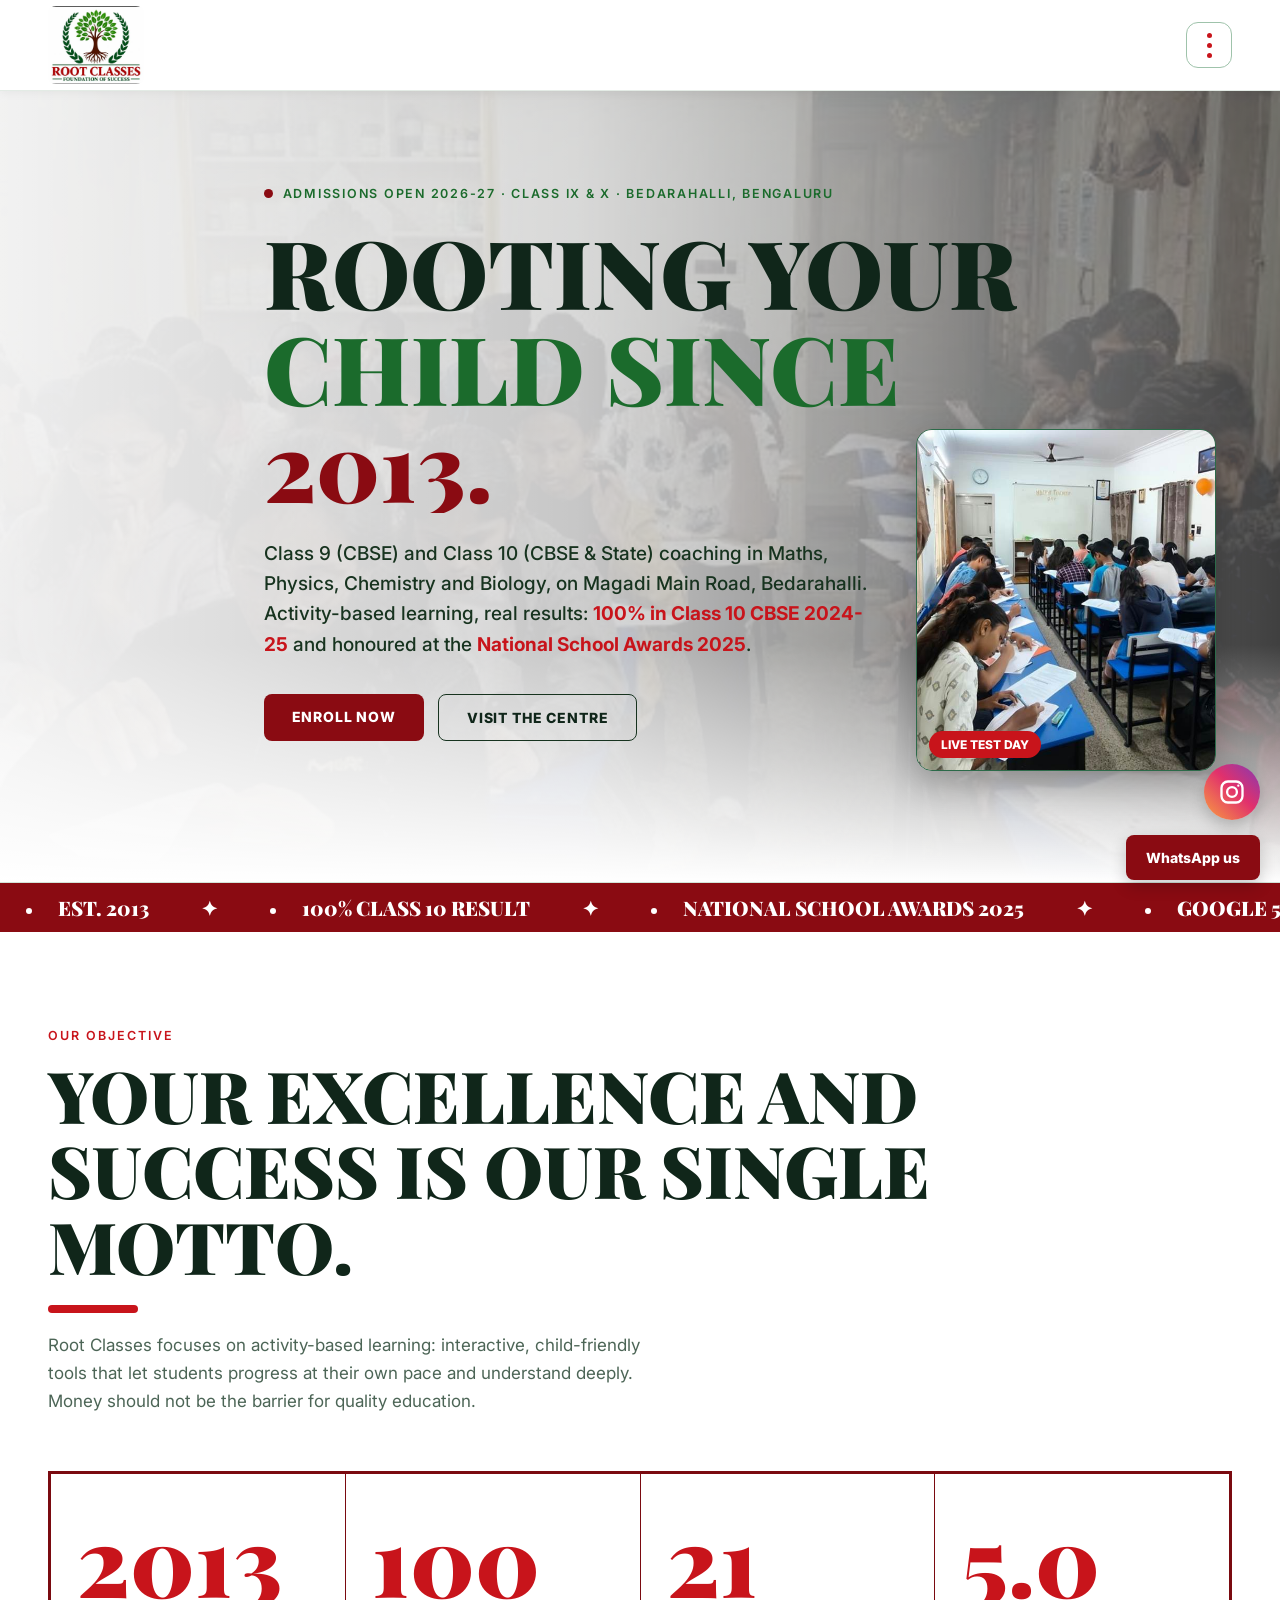
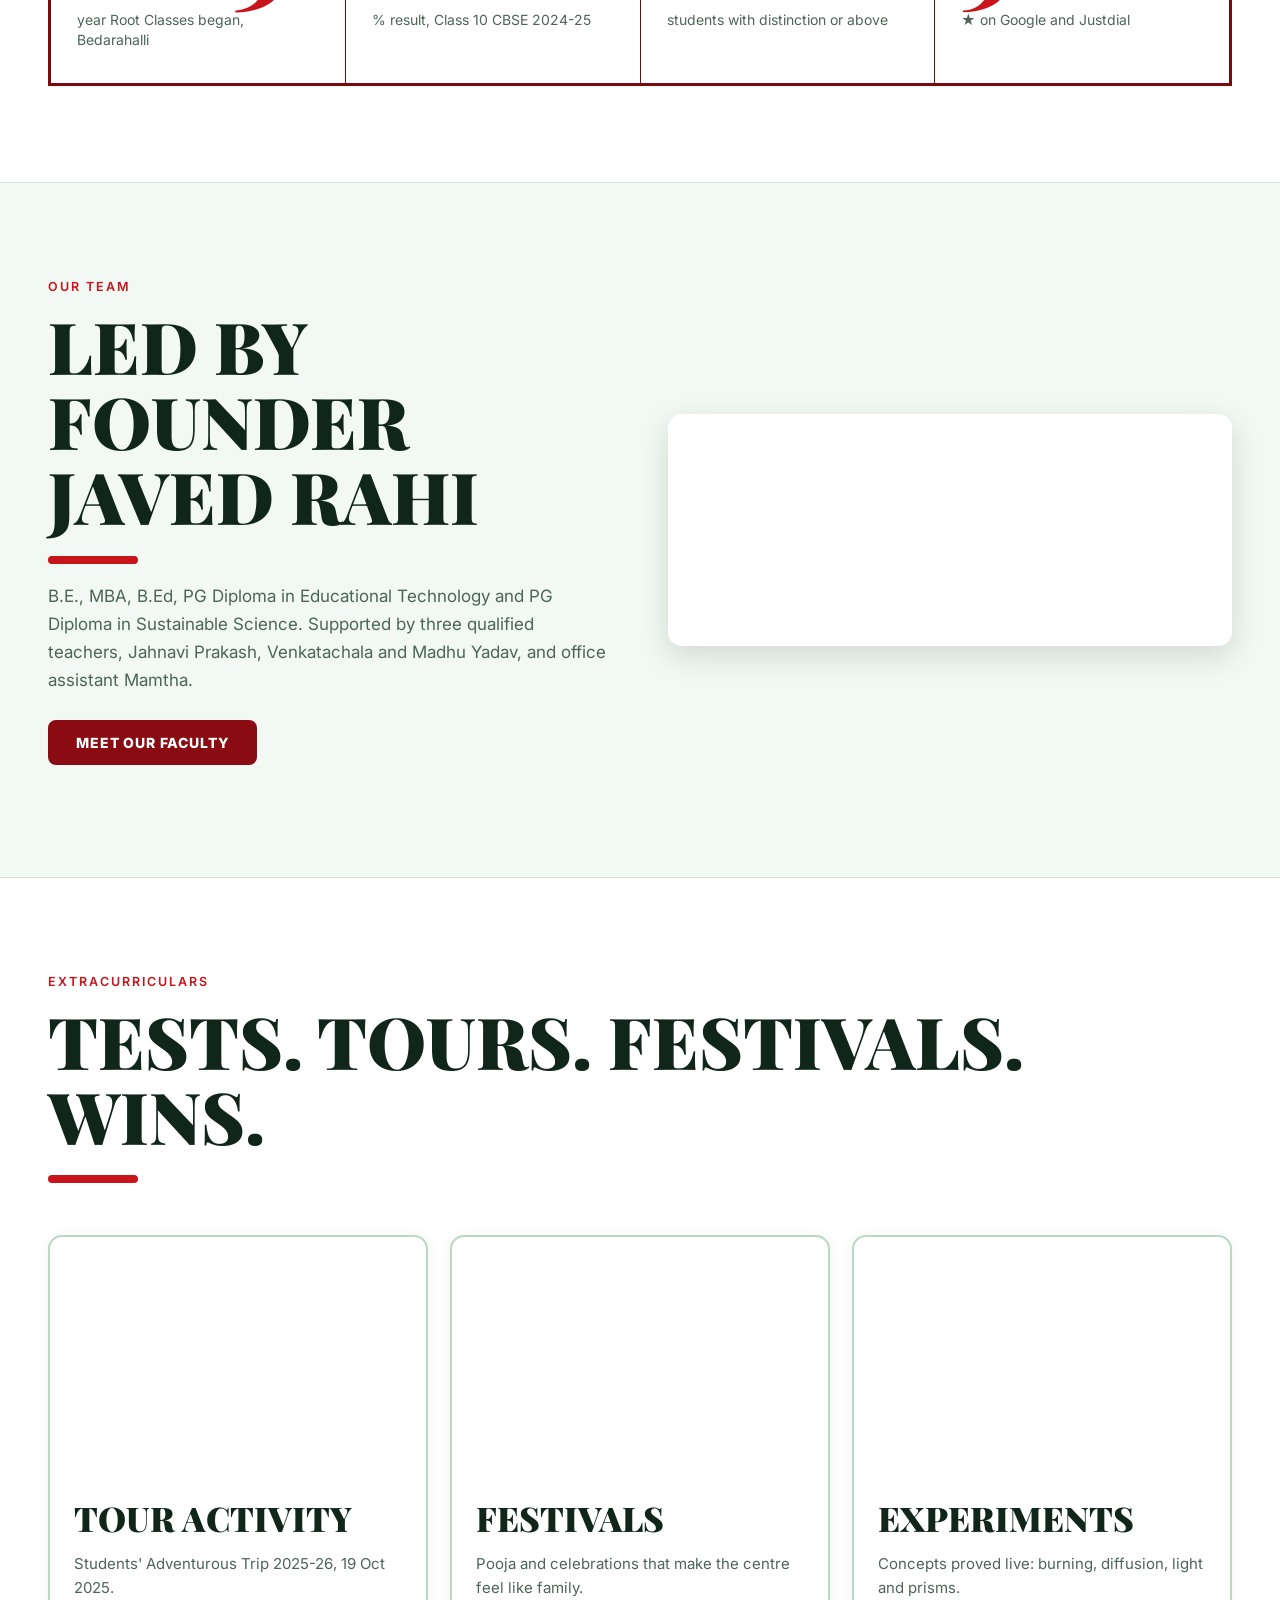
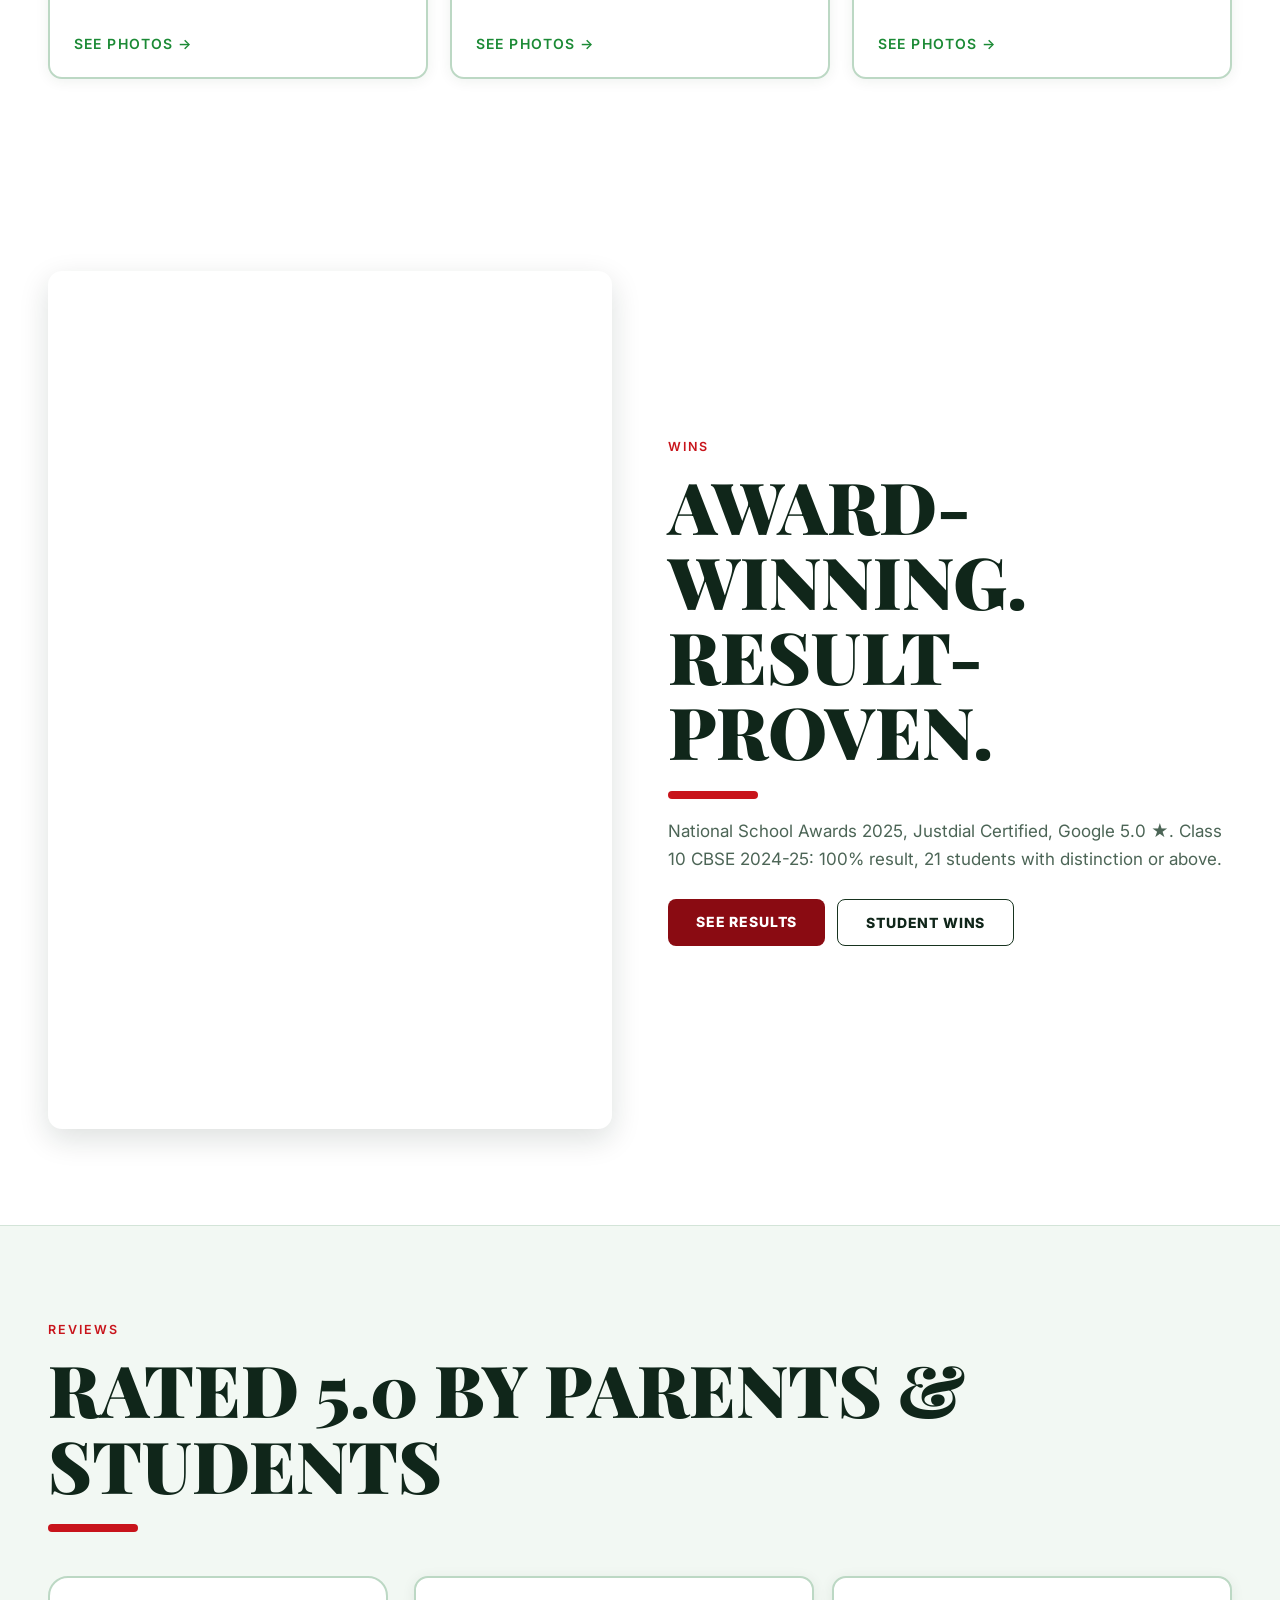
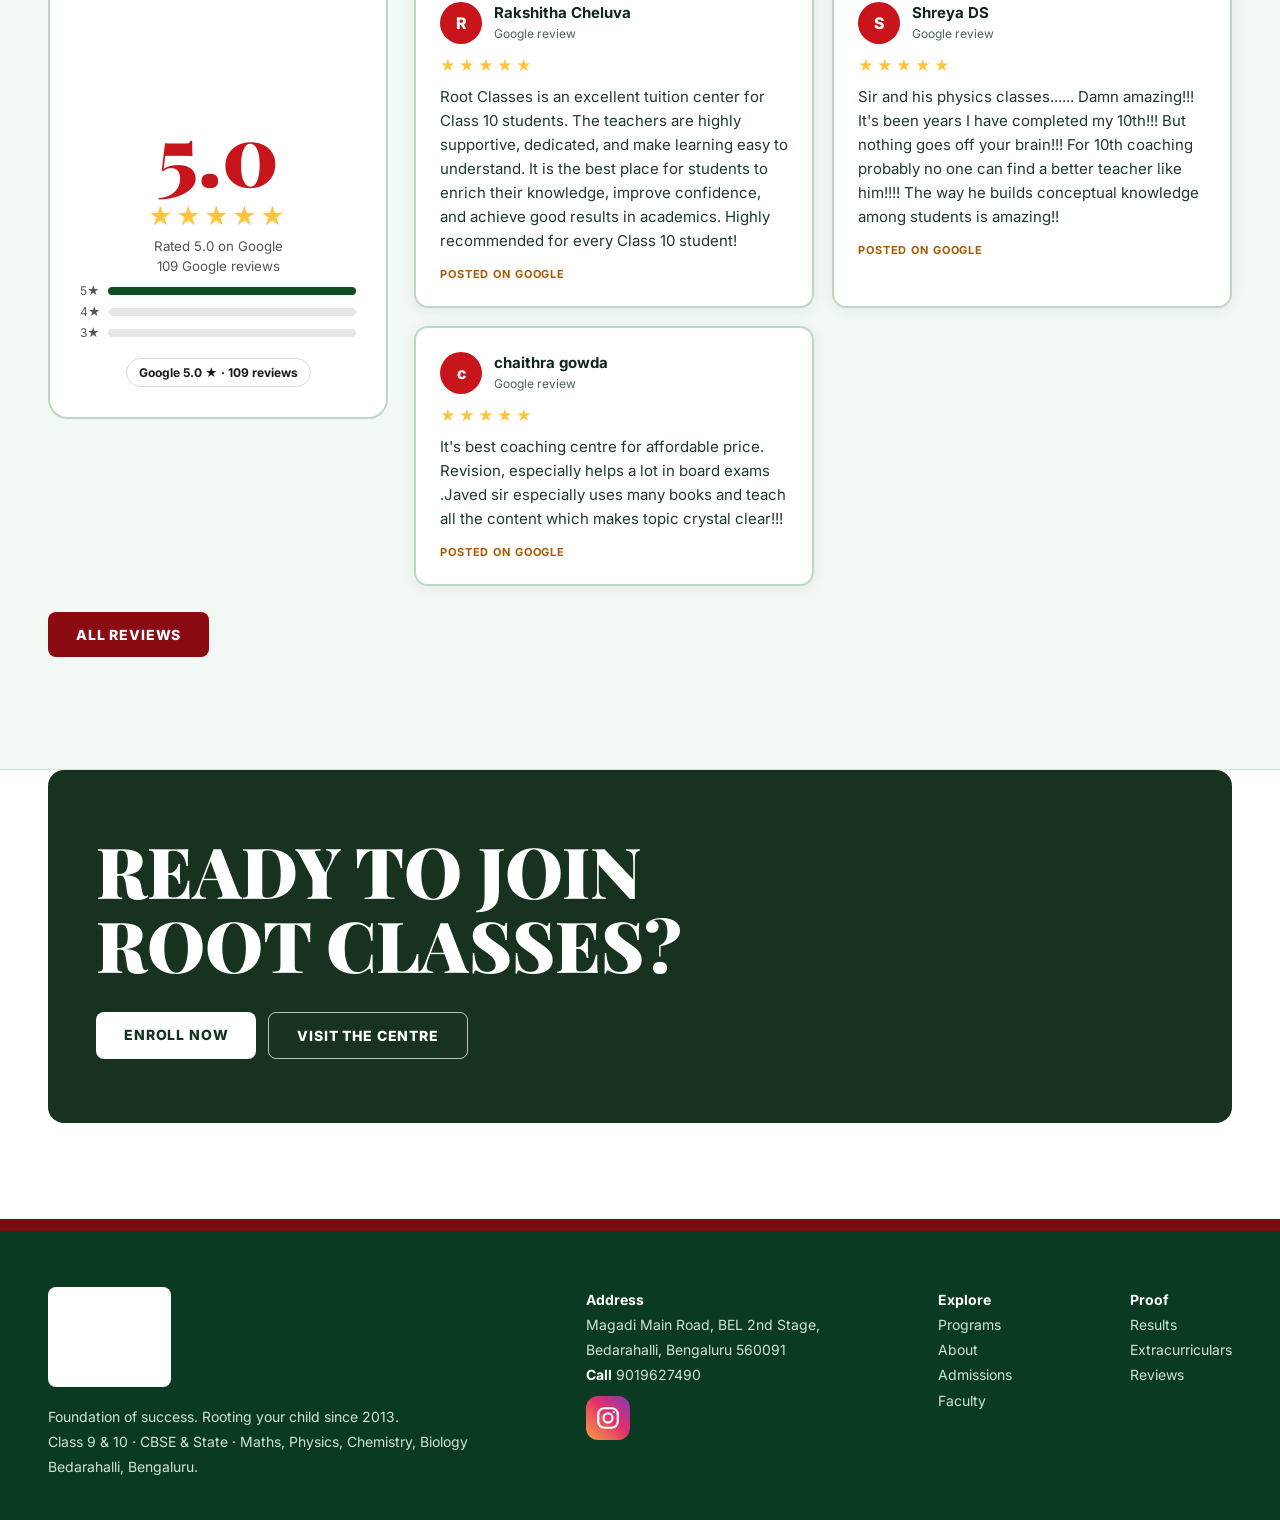
<file: index.html>
<!doctype html><html lang="en"><head><meta charset="utf-8"><meta name="viewport" content="width=device-width,initial-scale=1">
<link rel="icon" href="images/logo.jpg"><title>Root Classes – Class 9 &amp; 10 Coaching in Bedarahalli, Bengaluru</title>
<meta name="description" content="Root Classes, est. 2013: Class 9 CBSE and Class 10 CBSE and State coaching in Maths, Physics, Chemistry and Biology. Magadi Main Road, Bedarahalli. Enroll now.">
<link rel="canonical" href="https://rootclasses.com/">
<meta name="theme-color" content="#17331f">
<meta property="og:type" content="website"><meta property="og:site_name" content="Root Classes"><meta property="og:title" content="Root Classes – Class 9 &amp; 10 Coaching in Bedarahalli, Bengaluru"><meta property="og:description" content="Root Classes, est. 2013: Class 9 CBSE and Class 10 CBSE and State coaching in Maths, Physics, Chemistry and Biology. Magadi Main Road, Bedarahalli. Enroll now."><meta property="og:url" content="https://rootclasses.com/"><meta property="og:image" content="https://rootclasses.com/images/class.jpg"><meta name="twitter:card" content="summary_large_image">
<link rel="preconnect" href="https://fonts.googleapis.com"><link href="https://fonts.googleapis.com/css2?family=Playfair+Display:wght@700;900&family=Inter:wght@400;500;600;800&display=swap" rel="stylesheet">
<link rel="stylesheet" href="style.css?v=6"><script type="application/ld+json">{"@context": "https://schema.org", "@type": "EducationalOrganization", "name": "Root Classes", "alternateName": "Root Classes \u2013 Foundation of Success", "description": "Class 9 (CBSE) and Class 10 (CBSE and State) coaching in Maths, Physics, Chemistry and Biology.", "foundingDate": "2013", "url": "https://rootclasses.com/", "logo": "https://rootclasses.com/images/logo.jpg", "image": "https://rootclasses.com/images/class.jpg", "telephone": "+919019627490", "sameAs": ["https://www.instagram.com/rootclasses2026", "https://maps.app.goo.gl/xV9fZN26D1veqyXw8"], "founder": {"@type": "Person", "name": "Javed Rahi"}, "address": {"@type": "PostalAddress", "streetAddress": "Magadi Main Road, BEL 2nd Stage, opposite Anupama Hospital, Bedarahalli", "addressLocality": "Bengaluru", "addressRegion": "Karnataka", "postalCode": "560091", "addressCountry": "IN"}, "geo": {"@type": "GeoCoordinates", "latitude": 12.9818196, "longitude": 77.4828706}}</script></head><body data-page="home">
<nav><div class="wrap">
<a class="logo" href="index.html"><img src="images/logo.jpg" alt="Root Classes – Foundation of Success"></a>
<div class="links">
<a href="index.html" data-p="home">Home</a><a href="about.html" data-p="about">About</a><a href="programs.html" data-p="programs">Programs</a><a href="faculty.html" data-p="faculty">Faculty</a><a href="admissions.html" data-p="admissions">Admissions</a><a href="results.html" data-p="results">Results</a><a href="gallery.html" data-p="gallery">Extracurriculars</a><a href="reviews.html" data-p="reviews">Reviews</a><a href="contact.html" data-p="contact">Contact</a>
</div>
<a class="btn" href="contact.html">Enroll now</a>
</div></nav><div class="page">
<header class="hero">
<div class="slides"><div class="on" style="background-image:url(images/img8.jpg)"></div><div style="background-image:url(images/img10.jpg)"></div><div style="background-image:url(images/img1.jpg)"></div><div style="background-image:url(images/img6.jpg)"></div></div>
<div class="wrap">
<div class="tag"><i></i>Admissions open 2026-27 · Class IX &amp; X · Bedarahalli, Bengaluru</div>
<h1><span class="ln"><span>Rooting your</span></span><span class="ln"><span class="out">child since</span></span><span class="ln"><span><em>2013.</em></span></span></h1>
<p class="lead">Class 9 (CBSE) and Class 10 (CBSE &amp; State) coaching in Maths, Physics, Chemistry and Biology, on Magadi Main Road, Bedarahalli. Activity-based learning, real results: <b>100% in Class 10 CBSE 2024-25</b> and honoured at the <b>National School Awards 2025</b>.</p>
<div class="cta"><a class="btn" href="contact.html">Enroll now</a><a class="btn ghost" href="contact.html#visit">Visit the centre</a></div>
</div>
<div class="float"><img src="images/tests.jpg" alt="Students writing a test at Root Classes"><span>Live test day</span></div>
</header>
<div class="marq"><div><span>Est. 2013</span><span>100% Class 10 result</span><span>National School Awards 2025</span><span>Google 5.0 ★</span><span>Justdial Certified</span><span>Admission open 2026-27</span><span>Est. 2013</span><span>100% Class 10 result</span><span>National School Awards 2025</span><span>Google 5.0 ★</span><span>Justdial Certified</span><span>Admission open 2026-27</span></div></div>

<section><div class="wrap">
<div class="eyebrow rv">Our objective</div>
<h2 class="rv">Your excellence and success is our single motto.</h2>
<p class="sub rv">Root Classes focuses on activity-based learning: interactive, child-friendly tools that let students progress at their own pace and understand deeply. Money should not be the barrier for quality education.</p>
<div class="stats rv">
<div><b data-n="2013">0</b><small>year Root Classes began, Bedarahalli</small></div>
<div><b data-n="100" data-s="">0</b><small>% result, Class 10 CBSE 2024-25</small></div>
<div><b data-n="21" data-s="">0</b><small>students with distinction or above</small></div>
<div><b data-n="5.0" data-d="1">0</b><small>★ on Google and Justdial</small></div>
</div>
</div></section>

<section style="background:var(--bg2);border-block:1px solid var(--line)"><div class="wrap split"><div><div class="eyebrow rv">Our team</div><h2 class="rv">Led by founder Javed Rahi</h2><p class="sub rv">B.E., MBA, B.Ed, PG Diploma in Educational Technology and PG Diploma in Sustainable Science. Supported by three qualified teachers, Jahnavi Prakash, Venkatachala and Madhu Yadav, and office assistant Mamtha.</p><p class="rv" style="margin-top:26px"><a class="btn" href="faculty.html">Meet our faculty</a></p></div>
<div class="poster rv"><img src="images/class.jpg" alt="Root Classes students in class"></div></div></section>
<section><div class="wrap">
<div class="eyebrow rv">Extracurriculars</div><h2 class="rv">Tests. Tours. Festivals. Wins.</h2>
<div class="cards">
<div class="card rv" style="padding:0"><img src="images/tour2.jpg" alt="Student tour bus" style="height:240px;width:100%;object-fit:cover"><div style="padding:24px"><h3 style="font-size:34px">Tour activity</h3><p>Students' Adventurous Trip 2025-26, 19 Oct 2025.</p><a class="more" href="gallery.html">See photos →</a></div></div>
<div class="card rv" style="padding:0"><img src="images/fest1.jpg" alt="Festival celebration at Root Classes" style="height:240px;width:100%;object-fit:cover"><div style="padding:24px"><h3 style="font-size:34px">Festivals</h3><p>Pooja and celebrations that make the centre feel like family.</p><a class="more" href="gallery.html">See photos →</a></div></div>
<div class="card rv" style="padding:0"><img src="images/exp1.jpg" alt="Science experiment" style="height:240px;width:100%;object-fit:cover;object-position:top"><div style="padding:24px"><h3 style="font-size:34px">Experiments</h3><p>Concepts proved live: burning, diffusion, light and prisms.</p><a class="more" href="gallery.html">See photos →</a></div></div>
</div></div></section>
<section><div class="wrap split">
<div class="poster rv"><img src="images/awards.jpg" alt="Educational Excellence Award 2025"></div>
<div><div class="eyebrow rv">Wins</div><h2 class="rv">Award-winning. Result-proven.</h2><p class="sub rv">National School Awards 2025, Justdial Certified, Google 5.0 ★. Class 10 CBSE 2024-25: 100% result, 21 students with distinction or above.</p>
<p class="rv" style="margin-top:26px;display:flex;gap:12px;flex-wrap:wrap"><a class="btn" href="results.html">See results</a><a class="btn ghost" href="results.html">Student wins</a></p></div></div></section>
<section style="background:var(--bg2);border-block:1px solid var(--line)"><div class="wrap"><div class="eyebrow rv">Reviews</div><h2 class="rv">Rated 5.0 by parents &amp; students</h2><div class="rvw"><aside class="rsum"><img src="images/logo.jpg" alt="Root Classes logo"><b>5.0</b><div class="stars">★★★★★</div><small>Rated 5.0 on Google<br>109 Google reviews</small><div class="bars"><div>5★<i><u style="width:100%"></u></i></div><div>4★<i><u style="width:0"></u></i></div><div>3★<i><u style="width:0"></u></i></div></div><div class="srcs"><span>Google 5.0 ★ · 109 reviews</span></div></aside><div class="rlist" data-rv="3"></div></div><p style="margin-top:26px"><a class="btn" href="reviews.html">All reviews</a></p></div></section>
<section style="padding-top:0"><div class="wrap">
<div class="bigcta rv"><h2>Ready to join Root Classes?</h2><span class="ctas"><a class="btn" href="contact.html">Enroll now</a><a class="btn ghost" href="contact.html#visit">Visit the centre</a></span></div>
</div></section>
</div><footer><div class="wrap row">
<div><div class="logo"><img src="images/logo.jpg" alt="Root Classes – Foundation of Success"></div><p style="margin:10px 0 0">Foundation of success. Rooting your child since 2013.<br>Class 9 &amp; 10 · CBSE &amp; State · Maths, Physics, Chemistry, Biology<br>Bedarahalli, Bengaluru.</p></div>
<div><b>Address</b><br>Magadi Main Road, BEL 2nd Stage,<br>Bedarahalli, Bengaluru 560091<br><b>Call</b> <a href="tel:+919019627490">9019627490</a><br><a class="igf" href="https://www.instagram.com/rootclasses2026" target="_blank" rel="noopener" aria-label="Instagram @rootclasses2026"><svg viewBox="0 0 24 24" width="26" height="26" fill="none" stroke="#fff" stroke-width="2" stroke-linecap="round" stroke-linejoin="round" aria-hidden="true"><rect x="3" y="3" width="18" height="18" rx="5.5"/><circle cx="12" cy="12" r="4.2"/><circle cx="17.4" cy="6.6" r="1" fill="#fff" stroke="none"/></svg></a></div>
<div><b>Explore</b><br><a href="programs.html">Programs</a><br><a href="about.html">About</a><br><a href="admissions.html">Admissions</a><br><a href="faculty.html">Faculty</a></div>
<div><b>Proof</b><br><a href="results.html">Results</a><br><a href="gallery.html">Extracurriculars</a><br><a href="reviews.html">Reviews</a></div>
</div></footer><a class="ig" href="https://www.instagram.com/rootclasses2026" target="_blank" rel="noopener" aria-label="Instagram @rootclasses2026"><svg viewBox="0 0 24 24" width="26" height="26" fill="none" stroke="#fff" stroke-width="2" stroke-linecap="round" stroke-linejoin="round" aria-hidden="true"><rect x="3" y="3" width="18" height="18" rx="5.5"/><circle cx="12" cy="12" r="4.2"/><circle cx="17.4" cy="6.6" r="1" fill="#fff" stroke="none"/></svg></a><a class="wa" href="https://wa.me/919019627490" target="_blank" rel="noopener">WhatsApp us</a><script src="main.js?v=6"></script></body></html>
</file>
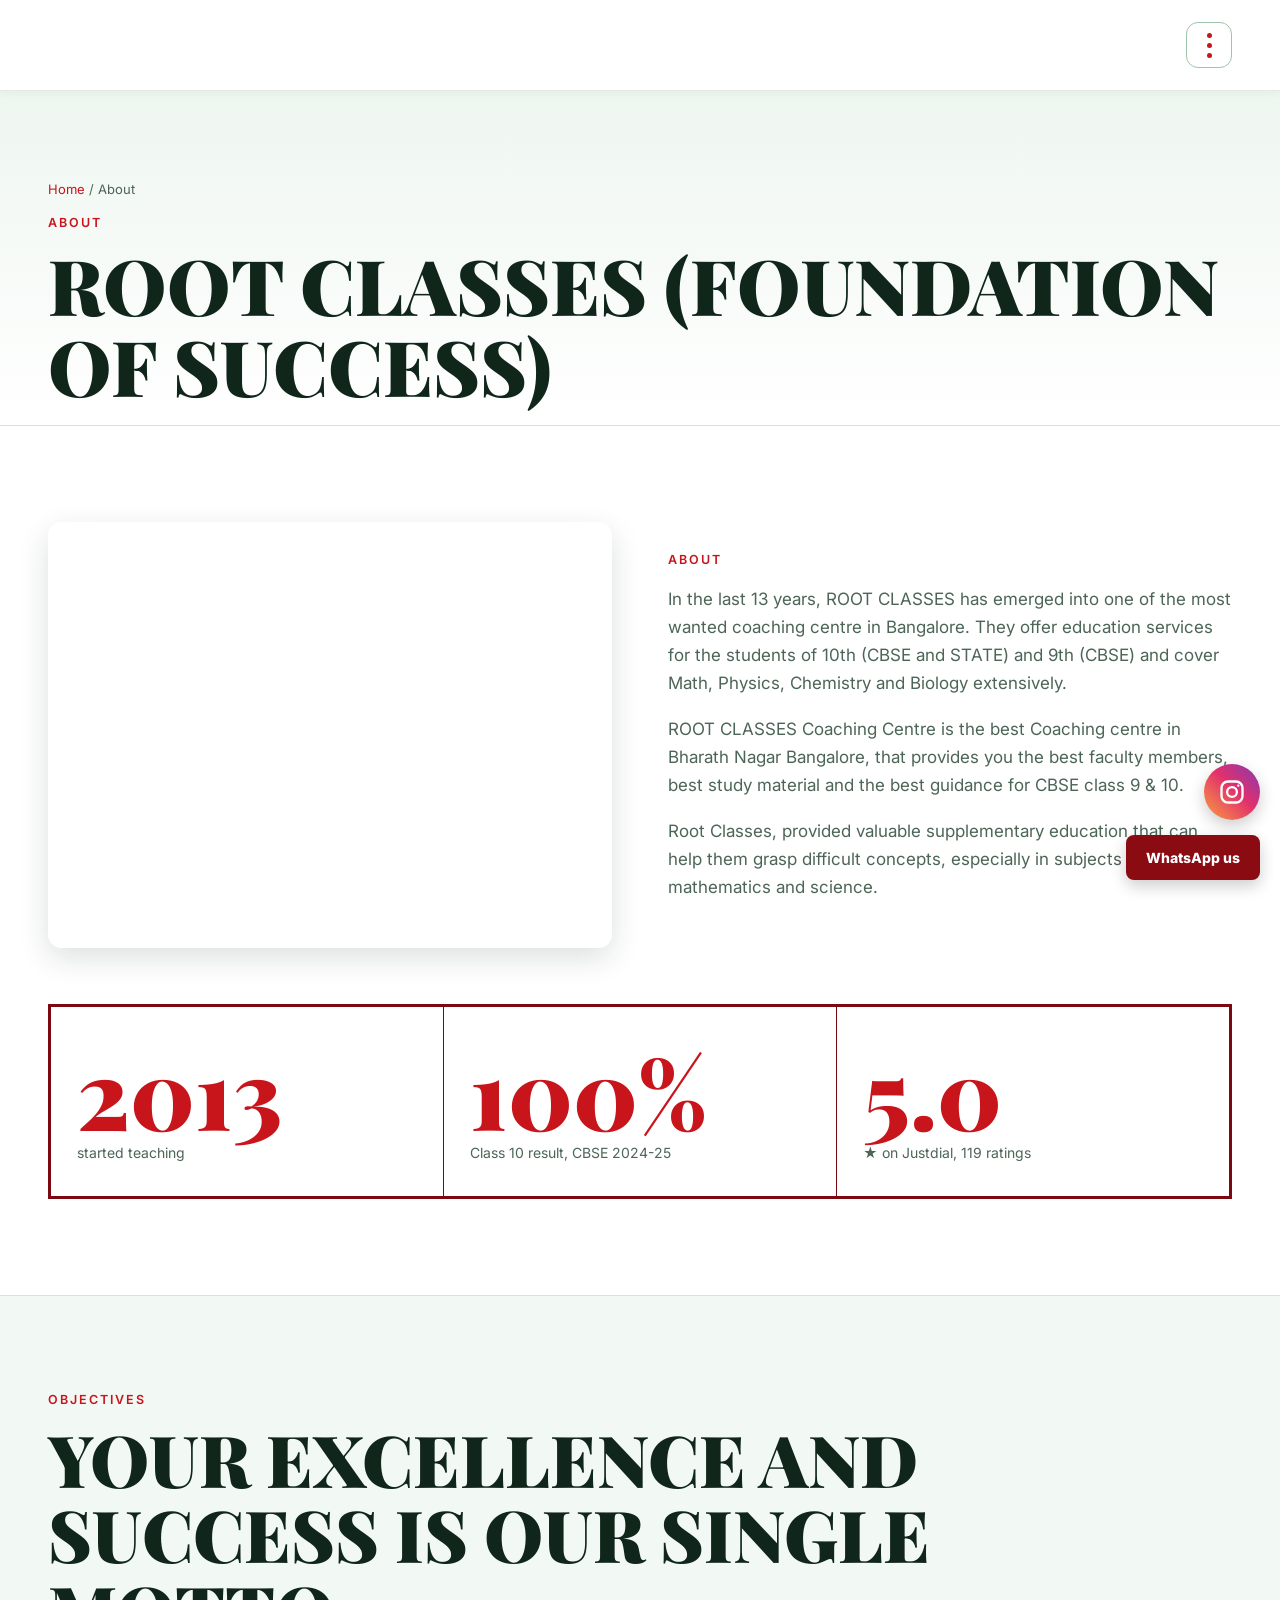
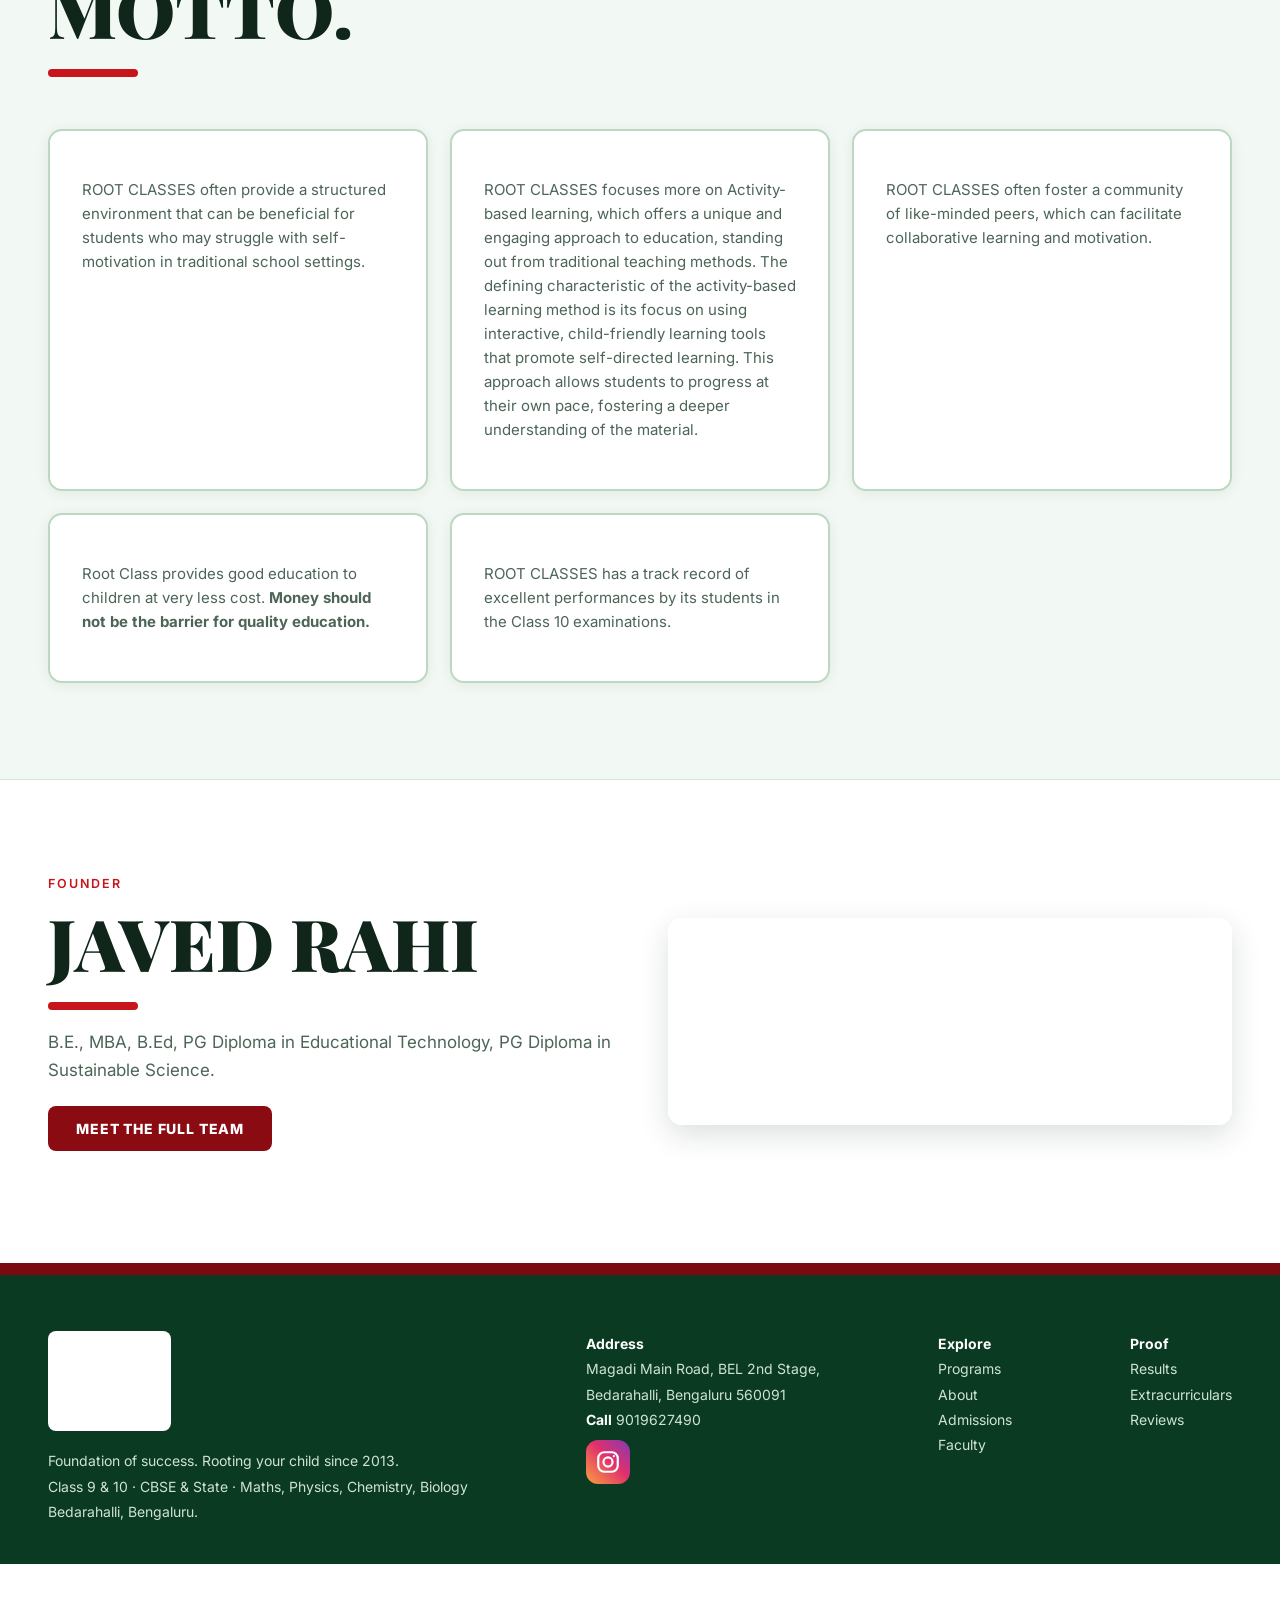
<file: about.html>
<!doctype html><html lang="en"><head><meta charset="utf-8"><meta name="viewport" content="width=device-width,initial-scale=1">
<link rel="icon" href="images/logo.jpg"><title>About Root Classes – Foundation of Success | Bedarahalli, Bengaluru</title>
<meta name="description" content="Know the story, founder Javed Rahi and the objectives of Root Classes, a Class 9 and 10 coaching centre in Bedarahalli, Bengaluru since 2013.">
<link rel="canonical" href="https://rootclasses.com/about.html">
<meta name="theme-color" content="#17331f">
<meta property="og:type" content="website"><meta property="og:site_name" content="Root Classes"><meta property="og:title" content="About Root Classes – Foundation of Success | Bedarahalli, Bengaluru"><meta property="og:description" content="Know the story, founder Javed Rahi and the objectives of Root Classes, a Class 9 and 10 coaching centre in Bedarahalli, Bengaluru since 2013."><meta property="og:url" content="https://rootclasses.com/about.html"><meta property="og:image" content="https://rootclasses.com/images/class.jpg"><meta name="twitter:card" content="summary_large_image">
<link rel="preconnect" href="https://fonts.googleapis.com"><link href="https://fonts.googleapis.com/css2?family=Playfair+Display:wght@700;900&family=Inter:wght@400;500;600;800&display=swap" rel="stylesheet">
<link rel="stylesheet" href="style.css?v=6"></head><body data-page="about">
<nav><div class="wrap">
<a class="logo" href="index.html"><img src="images/logo.jpg" alt="Root Classes – Foundation of Success"></a>
<div class="links">
<a href="index.html" data-p="home">Home</a><a href="about.html" data-p="about">About</a><a href="programs.html" data-p="programs">Programs</a><a href="faculty.html" data-p="faculty">Faculty</a><a href="admissions.html" data-p="admissions">Admissions</a><a href="results.html" data-p="results">Results</a><a href="gallery.html" data-p="gallery">Extracurriculars</a><a href="reviews.html" data-p="reviews">Reviews</a><a href="contact.html" data-p="contact">Contact</a>
</div>
<a class="btn" href="contact.html">Enroll now</a>
</div></nav><div class="page"><div class="phead"><div class="wrap"><div class="crumb"><a href="index.html">Home</a> / About</div><div class="eyebrow">About</div><h1>Root Classes (Foundation of Success)</h1></div></div>
<section><div class="wrap"><div class="split"><div class="photo rv"><img src="images/img6.jpg" alt="Root Classes batch photo"></div><div><div class="eyebrow rv">About</div>
<p class="sub rv">In the last 13 years, ROOT CLASSES has emerged into one of the most wanted coaching centre in Bangalore. They offer education services for the students of 10th (CBSE and STATE) and 9th (CBSE) and cover Math, Physics, Chemistry and Biology extensively.</p>
<p class="sub rv">ROOT CLASSES Coaching Centre is the best Coaching centre in Bharath Nagar Bangalore, that provides you the best faculty members, best study material and the best guidance for CBSE class 9 &amp; 10.</p>
<p class="sub rv">Root Classes, provided valuable supplementary education that can help them grasp difficult concepts, especially in subjects like mathematics and science.</p></div></div>
<div class="stats rv"><div><b>2013</b><small>started teaching</small></div><div><b>100%</b><small>Class 10 result, CBSE 2024-25</small></div><div><b>5.0</b><small>★ on Justdial, 119 ratings</small></div></div></div></section>
<section style="background:var(--bg2);border-block:1px solid var(--line)"><div class="wrap"><div class="eyebrow rv">Objectives</div><h2 class="rv">Your excellence and success is our single motto.</h2>
<div class="cards">
<div class="card rv"><p>ROOT CLASSES often provide a structured environment that can be beneficial for students who may struggle with self-motivation in traditional school settings.</p></div>
<div class="card rv"><p>ROOT CLASSES focuses more on Activity-based learning, which offers a unique and engaging approach to education, standing out from traditional teaching methods. The defining characteristic of the activity-based learning method is its focus on using interactive, child-friendly learning tools that promote self-directed learning. This approach allows students to progress at their own pace, fostering a deeper understanding of the material.</p></div>
<div class="card rv"><p>ROOT CLASSES often foster a community of like-minded peers, which can facilitate collaborative learning and motivation.</p></div>
<div class="card rv"><p>Root Class provides good education to children at very less cost. <b>Money should not be the barrier for quality education.</b></p></div>
<div class="card rv"><p>ROOT CLASSES has a track record of excellent performances by its students in the Class 10 examinations.</p></div></div></div></section>
<section><div class="wrap"><div class="split"><div><div class="eyebrow rv">Founder</div><h2 class="rv">Javed Rahi</h2><p class="sub rv">B.E., MBA, B.Ed, PG Diploma in Educational Technology, PG Diploma in Sustainable Science.</p><p class="rv" style="margin-top:22px"><a class="btn" href="faculty.html">Meet the full team</a></p></div><div class="photo rv"><img src="images/img4.jpg" alt="Root Classes student trip" style="min-height:0;max-height:420px"></div></div></div></section>
</div><footer><div class="wrap row">
<div><div class="logo"><img src="images/logo.jpg" alt="Root Classes – Foundation of Success"></div><p style="margin:10px 0 0">Foundation of success. Rooting your child since 2013.<br>Class 9 &amp; 10 · CBSE &amp; State · Maths, Physics, Chemistry, Biology<br>Bedarahalli, Bengaluru.</p></div>
<div><b>Address</b><br>Magadi Main Road, BEL 2nd Stage,<br>Bedarahalli, Bengaluru 560091<br><b>Call</b> <a href="tel:+919019627490">9019627490</a><br><a class="igf" href="https://www.instagram.com/rootclasses2026" target="_blank" rel="noopener" aria-label="Instagram @rootclasses2026"><svg viewBox="0 0 24 24" width="26" height="26" fill="none" stroke="#fff" stroke-width="2" stroke-linecap="round" stroke-linejoin="round" aria-hidden="true"><rect x="3" y="3" width="18" height="18" rx="5.5"/><circle cx="12" cy="12" r="4.2"/><circle cx="17.4" cy="6.6" r="1" fill="#fff" stroke="none"/></svg></a></div>
<div><b>Explore</b><br><a href="programs.html">Programs</a><br><a href="about.html">About</a><br><a href="admissions.html">Admissions</a><br><a href="faculty.html">Faculty</a></div>
<div><b>Proof</b><br><a href="results.html">Results</a><br><a href="gallery.html">Extracurriculars</a><br><a href="reviews.html">Reviews</a></div>
</div></footer><a class="ig" href="https://www.instagram.com/rootclasses2026" target="_blank" rel="noopener" aria-label="Instagram @rootclasses2026"><svg viewBox="0 0 24 24" width="26" height="26" fill="none" stroke="#fff" stroke-width="2" stroke-linecap="round" stroke-linejoin="round" aria-hidden="true"><rect x="3" y="3" width="18" height="18" rx="5.5"/><circle cx="12" cy="12" r="4.2"/><circle cx="17.4" cy="6.6" r="1" fill="#fff" stroke="none"/></svg></a><a class="wa" href="https://wa.me/919019627490" target="_blank" rel="noopener">WhatsApp us</a><script src="main.js?v=6"></script></body></html>
</file>
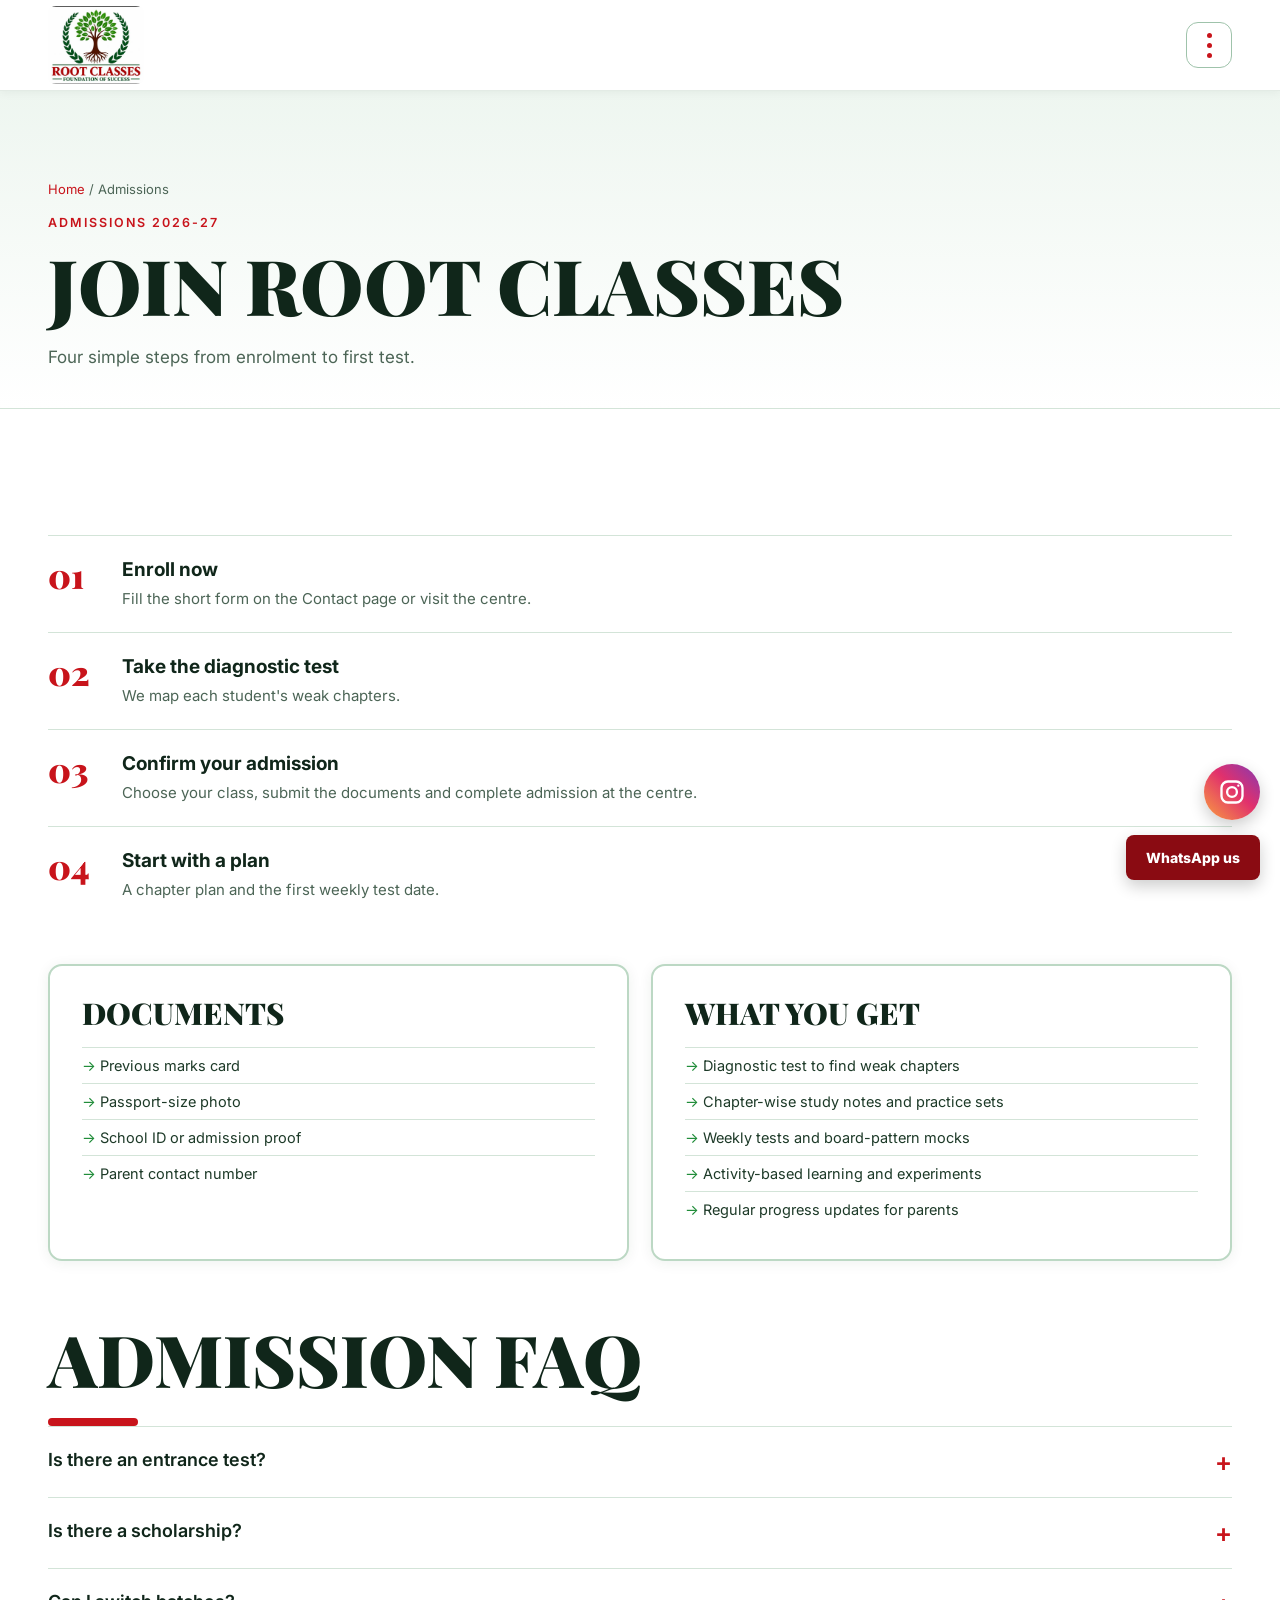
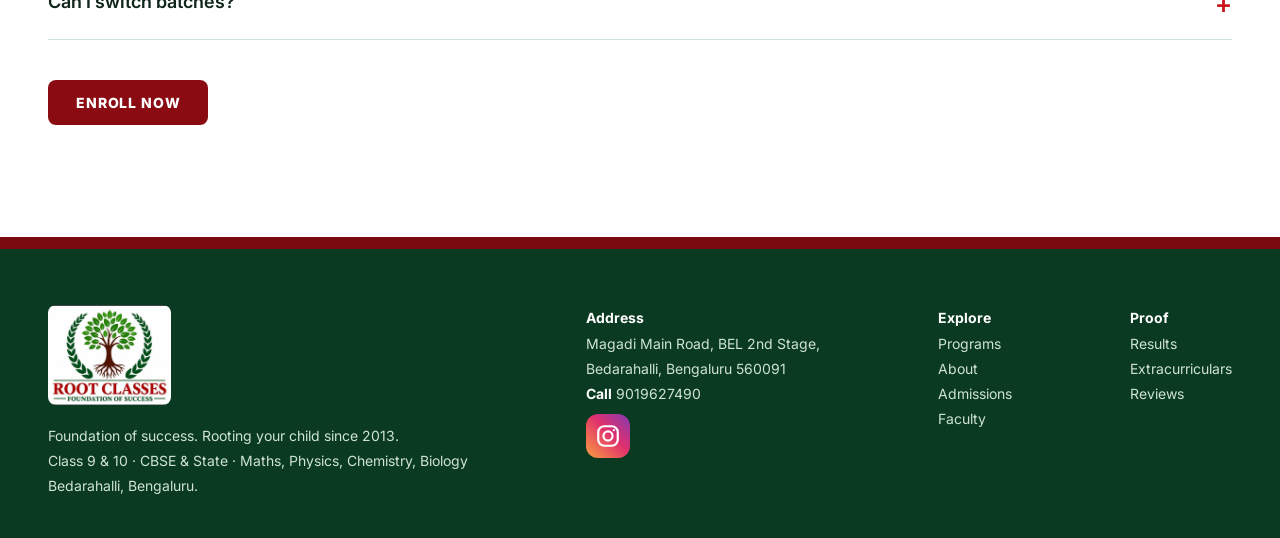
<file: admissions.html>
<!doctype html><html lang="en"><head><meta charset="utf-8"><meta name="viewport" content="width=device-width,initial-scale=1">
<link rel="icon" href="images/logo.jpg"><title>Admissions 2026-27 – Class 9 &amp; 10 | Root Classes Bedarahalli</title>
<meta name="description" content="How to join Root Classes: enroll, diagnostic test, documents needed and admission steps for Class 9 and Class 10, Bedarahalli, Bengaluru.">
<link rel="canonical" href="https://rootclasses.com/admissions.html">
<meta name="theme-color" content="#17331f">
<meta property="og:type" content="website"><meta property="og:site_name" content="Root Classes"><meta property="og:title" content="Admissions 2026-27 – Class 9 &amp; 10 | Root Classes Bedarahalli"><meta property="og:description" content="How to join Root Classes: enroll, diagnostic test, documents needed and admission steps for Class 9 and Class 10, Bedarahalli, Bengaluru."><meta property="og:url" content="https://rootclasses.com/admissions.html"><meta property="og:image" content="https://rootclasses.com/images/class.jpg"><meta name="twitter:card" content="summary_large_image">
<link rel="preconnect" href="https://fonts.googleapis.com"><link href="https://fonts.googleapis.com/css2?family=Playfair+Display:wght@700;900&family=Inter:wght@400;500;600;800&display=swap" rel="stylesheet">
<link rel="stylesheet" href="style.css?v=6"></head><body data-page="admissions">
<nav><div class="wrap">
<a class="logo" href="index.html"><img src="images/logo.jpg" alt="Root Classes – Foundation of Success"></a>
<div class="links">
<a href="index.html" data-p="home">Home</a><a href="about.html" data-p="about">About</a><a href="programs.html" data-p="programs">Programs</a><a href="faculty.html" data-p="faculty">Faculty</a><a href="admissions.html" data-p="admissions">Admissions</a><a href="results.html" data-p="results">Results</a><a href="gallery.html" data-p="gallery">Extracurriculars</a><a href="reviews.html" data-p="reviews">Reviews</a><a href="contact.html" data-p="contact">Contact</a>
</div>
<a class="btn" href="contact.html">Enroll now</a>
</div></nav><div class="page"><div class="phead"><div class="wrap"><div class="crumb"><a href="index.html">Home</a> / Admissions</div><div class="eyebrow">Admissions 2026-27</div><h1>Join Root Classes</h1><p class="sub">Four simple steps from enrolment to first test.</p></div></div><section><div class="wrap"><div class="steps"><div><b>01</b><span><h4>Enroll now</h4><p>Fill the short form on the Contact page or visit the centre.</p></span></div><div><b>02</b><span><h4>Take the diagnostic test</h4><p>We map each student's weak chapters.</p></span></div><div><b>03</b><span><h4>Confirm your admission</h4><p>Choose your class, submit the documents and complete admission at the centre.</p></span></div><div><b>04</b><span><h4>Start with a plan</h4><p>A chapter plan and the first weekly test date.</p></span></div></div><div class="detail"><div class="card"><h3 style="font-size:30px">Documents</h3><ul><li>Previous marks card</li><li>Passport-size photo</li><li>School ID or admission proof</li><li>Parent contact number</li></ul></div><div class="card"><h3 style="font-size:30px">What you get</h3><ul><li>Diagnostic test to find weak chapters</li><li>Chapter-wise study notes and practice sets</li><li>Weekly tests and board-pattern mocks</li><li>Activity-based learning and experiments</li><li>Regular progress updates for parents</li></ul></div></div><div style="margin-top:60px"><h2>Admission FAQ</h2><details><summary>Is there an entrance test?</summary><p>A diagnostic test, not for rejection. It shows where to start.</p></details><details><summary>Is there a scholarship?</summary><p>[ADD: scholarship policy]</p></details><details><summary>Can I switch batches?</summary><p>[ADD: policy]</p></details></div><p style="margin-top:40px"><a class="btn" href="contact.html">Enroll now</a></p></div></section></div><footer><div class="wrap row">
<div><div class="logo"><img src="images/logo.jpg" alt="Root Classes – Foundation of Success"></div><p style="margin:10px 0 0">Foundation of success. Rooting your child since 2013.<br>Class 9 &amp; 10 · CBSE &amp; State · Maths, Physics, Chemistry, Biology<br>Bedarahalli, Bengaluru.</p></div>
<div><b>Address</b><br>Magadi Main Road, BEL 2nd Stage,<br>Bedarahalli, Bengaluru 560091<br><b>Call</b> <a href="tel:+919019627490">9019627490</a><br><a class="igf" href="https://www.instagram.com/rootclasses2026" target="_blank" rel="noopener" aria-label="Instagram @rootclasses2026"><svg viewBox="0 0 24 24" width="26" height="26" fill="none" stroke="#fff" stroke-width="2" stroke-linecap="round" stroke-linejoin="round" aria-hidden="true"><rect x="3" y="3" width="18" height="18" rx="5.5"/><circle cx="12" cy="12" r="4.2"/><circle cx="17.4" cy="6.6" r="1" fill="#fff" stroke="none"/></svg></a></div>
<div><b>Explore</b><br><a href="programs.html">Programs</a><br><a href="about.html">About</a><br><a href="admissions.html">Admissions</a><br><a href="faculty.html">Faculty</a></div>
<div><b>Proof</b><br><a href="results.html">Results</a><br><a href="gallery.html">Extracurriculars</a><br><a href="reviews.html">Reviews</a></div>
</div></footer><a class="ig" href="https://www.instagram.com/rootclasses2026" target="_blank" rel="noopener" aria-label="Instagram @rootclasses2026"><svg viewBox="0 0 24 24" width="26" height="26" fill="none" stroke="#fff" stroke-width="2" stroke-linecap="round" stroke-linejoin="round" aria-hidden="true"><rect x="3" y="3" width="18" height="18" rx="5.5"/><circle cx="12" cy="12" r="4.2"/><circle cx="17.4" cy="6.6" r="1" fill="#fff" stroke="none"/></svg></a><a class="wa" href="https://wa.me/919019627490" target="_blank" rel="noopener">WhatsApp us</a><script src="main.js?v=6"></script></body></html>
</file>
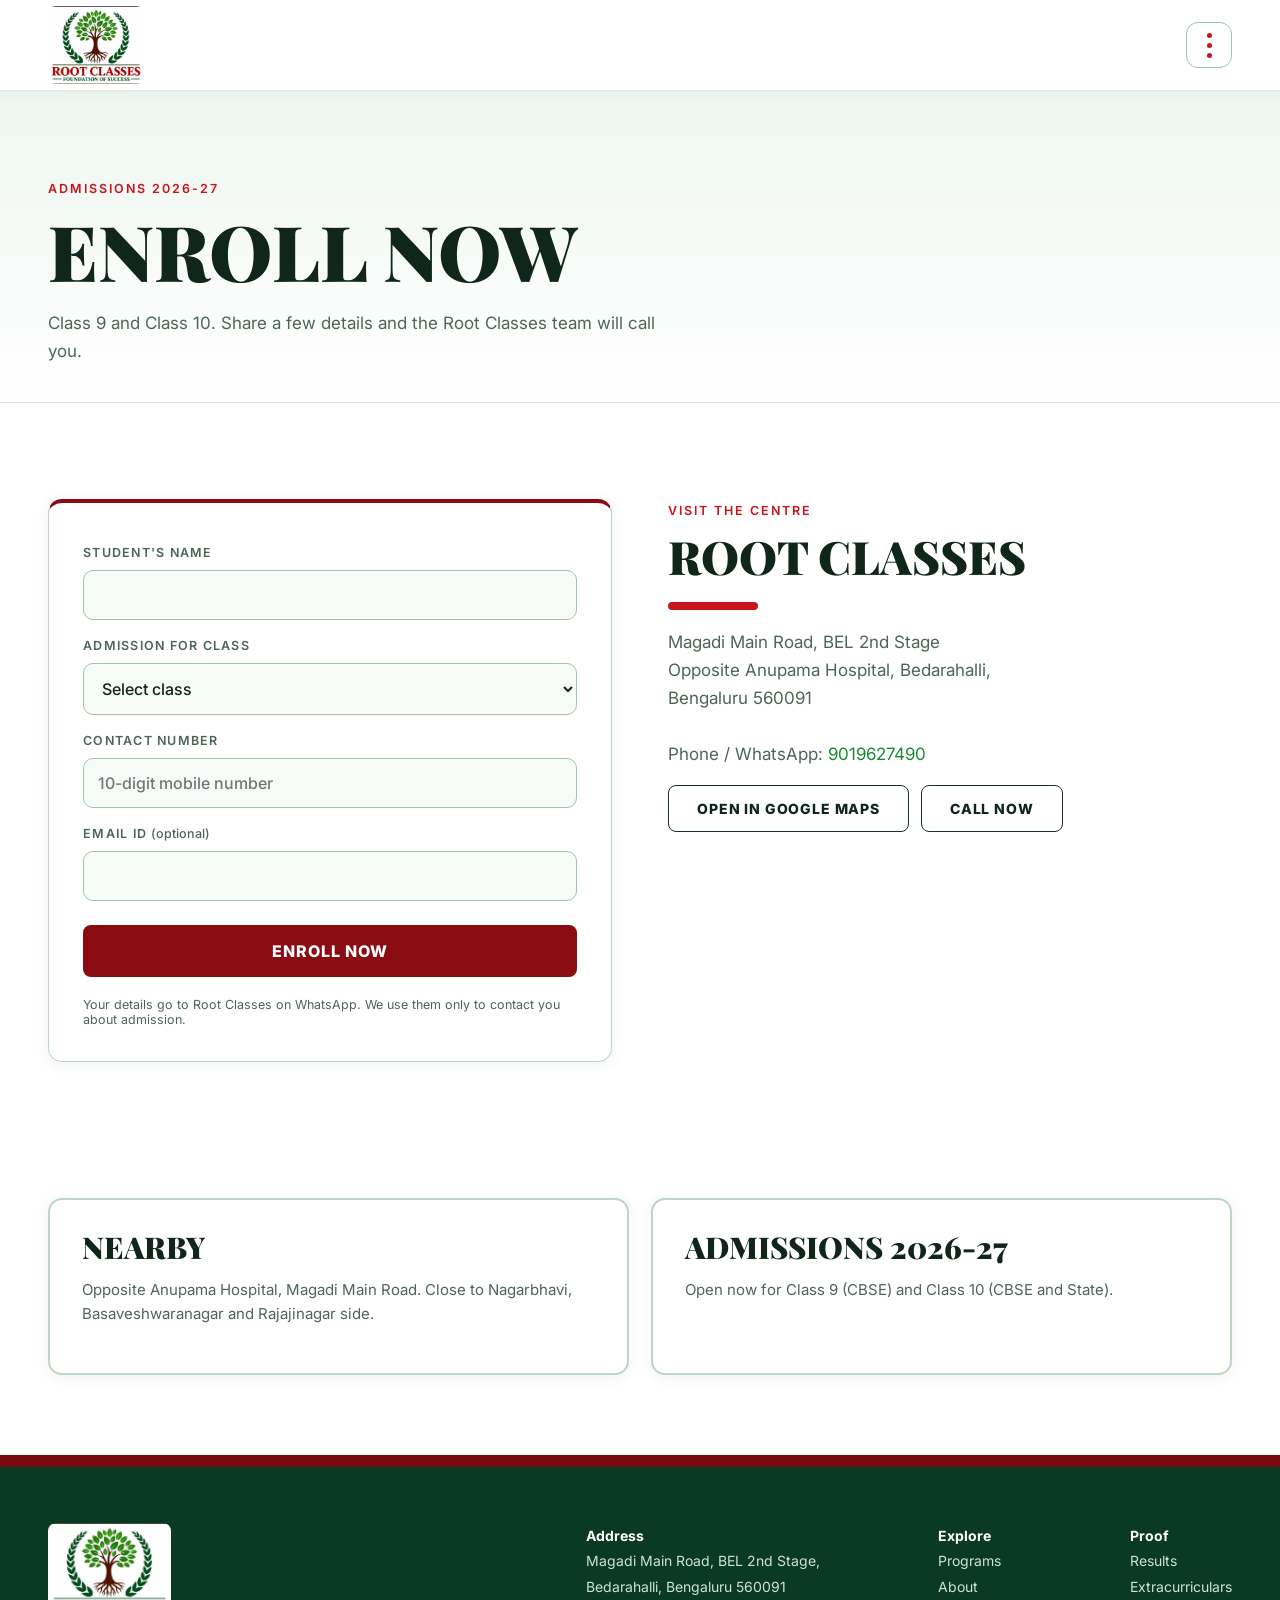
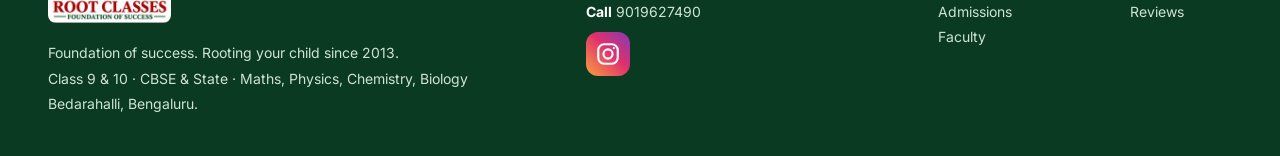
<file: contact.html>
<!doctype html><html lang="en"><head><meta charset="utf-8"><meta name="viewport" content="width=device-width,initial-scale=1">
<link rel="icon" href="images/logo.jpg"><title>Enroll Now &amp; Contact – Root Classes, Bedarahalli, Bengaluru</title>
<meta name="description" content="Enroll for Class 9 or Class 10 at Root Classes. Magadi Main Road, opposite Anupama Hospital, Bedarahalli, Bengaluru 560091. Call 9019627490.">
<link rel="canonical" href="https://rootclasses.com/contact.html">
<meta name="theme-color" content="#17331f">
<meta property="og:type" content="website"><meta property="og:site_name" content="Root Classes"><meta property="og:title" content="Enroll Now &amp; Contact – Root Classes, Bedarahalli, Bengaluru"><meta property="og:description" content="Enroll for Class 9 or Class 10 at Root Classes. Magadi Main Road, opposite Anupama Hospital, Bedarahalli, Bengaluru 560091. Call 9019627490."><meta property="og:url" content="https://rootclasses.com/contact.html"><meta property="og:image" content="https://rootclasses.com/images/class.jpg"><meta name="twitter:card" content="summary_large_image">
<link rel="preconnect" href="https://fonts.googleapis.com"><link href="https://fonts.googleapis.com/css2?family=Playfair+Display:wght@700;900&family=Inter:wght@400;500;600;800&display=swap" rel="stylesheet">
<link rel="stylesheet" href="style.css?v=6"></head><body data-page="contact">
<nav><div class="wrap">
<a class="logo" href="index.html"><img src="images/logo.jpg" alt="Root Classes – Foundation of Success"></a>
<div class="links">
<a href="index.html" data-p="home">Home</a><a href="about.html" data-p="about">About</a><a href="programs.html" data-p="programs">Programs</a><a href="faculty.html" data-p="faculty">Faculty</a><a href="admissions.html" data-p="admissions">Admissions</a><a href="results.html" data-p="results">Results</a><a href="gallery.html" data-p="gallery">Extracurriculars</a><a href="reviews.html" data-p="reviews">Reviews</a><a href="contact.html" data-p="contact">Contact</a>
</div>
<a class="btn" href="contact.html">Enroll now</a>
</div></nav><div class="page">
<div class="phead"><div class="wrap"><div class="eyebrow">Admissions 2026-27</div><h1>Enroll now</h1><p class="sub">Class 9 and Class 10. Share a few details and the Root Classes team will call you.</p></div></div>
<section><div class="wrap split" style="align-items:start">
<form id="enroll" novalidate>
<label for="en">Student's name</label><input id="en" name="name" autocomplete="name" required>
<label for="ec">Admission for class</label><select id="ec" name="cls" required><option value="">Select class</option><option>Class 9</option><option>Class 10</option></select>
<label for="ep">Contact number</label><input id="ep" name="phone" type="tel" inputmode="numeric" autocomplete="tel" placeholder="10-digit mobile number" required>
<label for="em">Email ID <span class="opt">(optional)</span></label><input id="em" name="email" type="email" autocomplete="email">
<p class="ferr" id="ferr" role="alert" hidden></p>
<button class="btn" type="submit" style="margin-top:14px">ENROLL NOW</button>
<p class="fnote">Your details go to Root Classes on WhatsApp. We use them only to contact you about admission.</p>
</form>
<div id="visit">
<div class="eyebrow">Visit the centre</div>
<h2 style="font-size:46px">Root Classes</h2>
<p class="sub">Magadi Main Road, BEL 2nd Stage<br>Opposite Anupama Hospital, Bedarahalli,<br>Bengaluru 560091<br><br>Phone / WhatsApp: <a href="tel:+919019627490" style="color:var(--acc)">9019627490</a></p>
<p style="display:flex;gap:12px;flex-wrap:wrap"><a class="btn ghost" href="https://maps.app.goo.gl/xV9fZN26D1veqyXw8" target="_blank" rel="noopener">Open in Google Maps</a><a class="btn ghost" href="tel:+919019627490">Call now</a></p>
</div>
</div></section>
<div class="wrap" style="padding-bottom:80px"><div class="detail"><div class="card"><h3 style="font-size:30px">Nearby</h3><p>Opposite Anupama Hospital, Magadi Main Road. Close to Nagarbhavi, Basaveshwaranagar and Rajajinagar side.</p></div><div class="card"><h3 style="font-size:30px">Admissions 2026-27</h3><p>Open now for Class 9 (CBSE) and Class 10 (CBSE and State).</p></div></div></div></div><footer><div class="wrap row">
<div><div class="logo"><img src="images/logo.jpg" alt="Root Classes – Foundation of Success"></div><p style="margin:10px 0 0">Foundation of success. Rooting your child since 2013.<br>Class 9 &amp; 10 · CBSE &amp; State · Maths, Physics, Chemistry, Biology<br>Bedarahalli, Bengaluru.</p></div>
<div><b>Address</b><br>Magadi Main Road, BEL 2nd Stage,<br>Bedarahalli, Bengaluru 560091<br><b>Call</b> <a href="tel:+919019627490">9019627490</a><br><a class="igf" href="https://www.instagram.com/rootclasses2026" target="_blank" rel="noopener" aria-label="Instagram @rootclasses2026"><svg viewBox="0 0 24 24" width="26" height="26" fill="none" stroke="#fff" stroke-width="2" stroke-linecap="round" stroke-linejoin="round" aria-hidden="true"><rect x="3" y="3" width="18" height="18" rx="5.5"/><circle cx="12" cy="12" r="4.2"/><circle cx="17.4" cy="6.6" r="1" fill="#fff" stroke="none"/></svg></a></div>
<div><b>Explore</b><br><a href="programs.html">Programs</a><br><a href="about.html">About</a><br><a href="admissions.html">Admissions</a><br><a href="faculty.html">Faculty</a></div>
<div><b>Proof</b><br><a href="results.html">Results</a><br><a href="gallery.html">Extracurriculars</a><br><a href="reviews.html">Reviews</a></div>
</div></footer><a class="ig" href="https://www.instagram.com/rootclasses2026" target="_blank" rel="noopener" aria-label="Instagram @rootclasses2026"><svg viewBox="0 0 24 24" width="26" height="26" fill="none" stroke="#fff" stroke-width="2" stroke-linecap="round" stroke-linejoin="round" aria-hidden="true"><rect x="3" y="3" width="18" height="18" rx="5.5"/><circle cx="12" cy="12" r="4.2"/><circle cx="17.4" cy="6.6" r="1" fill="#fff" stroke="none"/></svg></a><a class="wa" href="https://wa.me/919019627490" target="_blank" rel="noopener">WhatsApp us</a><script src="main.js?v=6"></script></body></html>
</file>
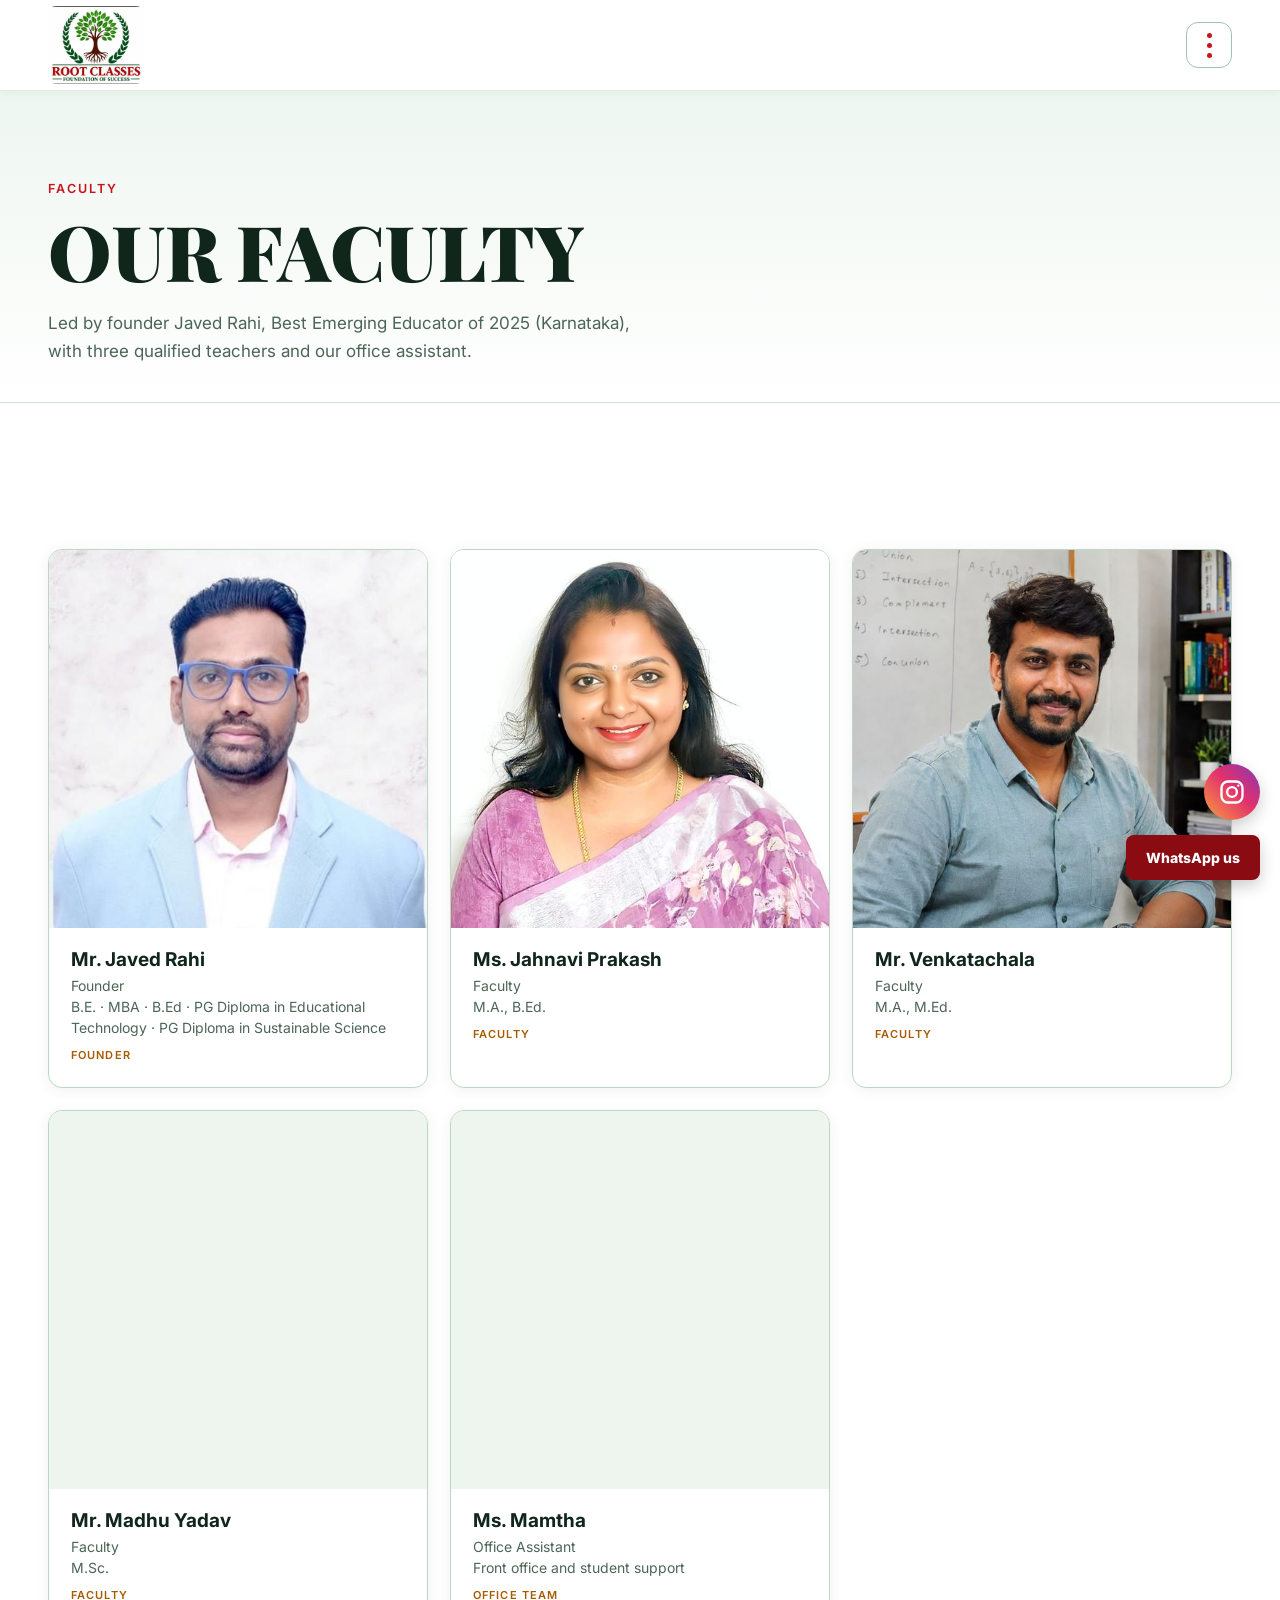
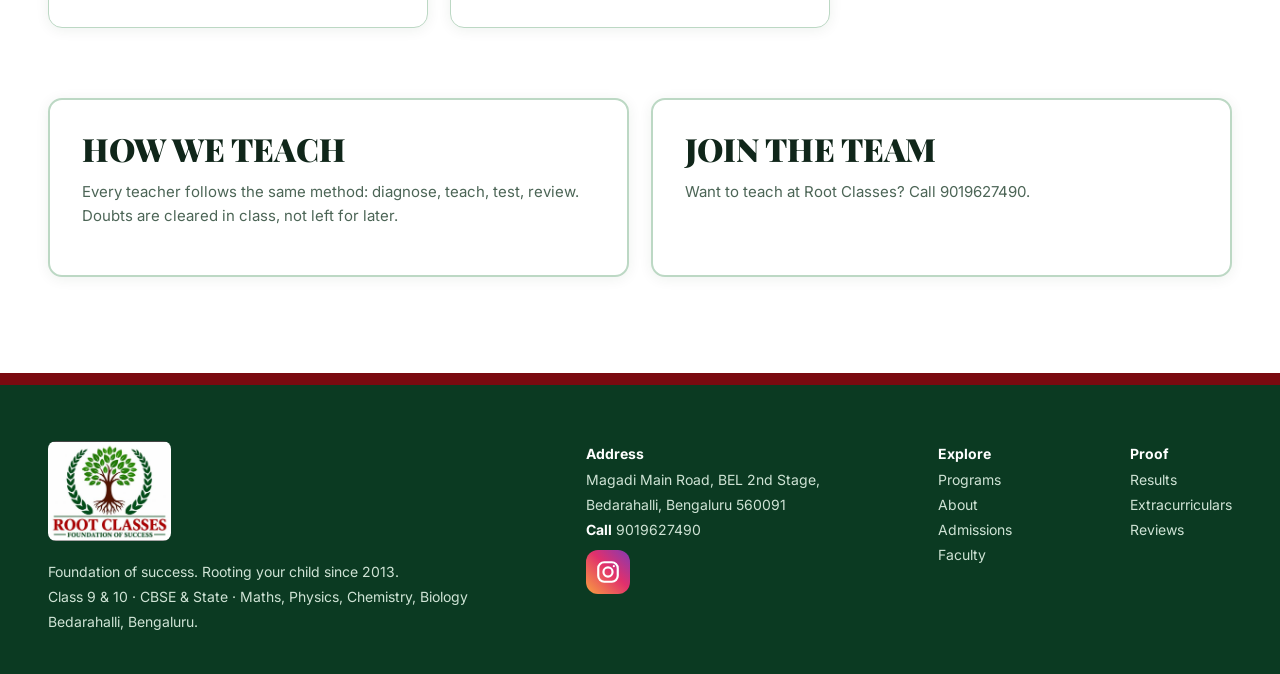
<file: faculty.html>
<!doctype html><html lang="en"><head><meta charset="utf-8"><meta name="viewport" content="width=device-width,initial-scale=1">
<link rel="icon" href="images/logo.jpg"><title>Our Faculty – Experienced Class 9 &amp; 10 Teachers | Root Classes</title>
<meta name="description" content="Meet the Root Classes team led by founder Javed Rahi, with experienced teachers for Class 9 and 10 in Bedarahalli, Bengaluru.">
<link rel="canonical" href="https://rootclasses.com/faculty.html">
<meta name="theme-color" content="#17331f">
<meta property="og:type" content="website"><meta property="og:site_name" content="Root Classes"><meta property="og:title" content="Our Faculty – Experienced Class 9 &amp; 10 Teachers | Root Classes"><meta property="og:description" content="Meet the Root Classes team led by founder Javed Rahi, with experienced teachers for Class 9 and 10 in Bedarahalli, Bengaluru."><meta property="og:url" content="https://rootclasses.com/faculty.html"><meta property="og:image" content="https://rootclasses.com/images/class.jpg"><meta name="twitter:card" content="summary_large_image">
<link rel="preconnect" href="https://fonts.googleapis.com"><link href="https://fonts.googleapis.com/css2?family=Playfair+Display:wght@700;900&family=Inter:wght@400;500;600;800&display=swap" rel="stylesheet">
<link rel="stylesheet" href="style.css?v=6"></head><body data-page="faculty">
<nav><div class="wrap">
<a class="logo" href="index.html"><img src="images/logo.jpg" alt="Root Classes – Foundation of Success"></a>
<div class="links">
<a href="index.html" data-p="home">Home</a><a href="about.html" data-p="about">About</a><a href="programs.html" data-p="programs">Programs</a><a href="faculty.html" data-p="faculty">Faculty</a><a href="admissions.html" data-p="admissions">Admissions</a><a href="results.html" data-p="results">Results</a><a href="gallery.html" data-p="gallery">Extracurriculars</a><a href="reviews.html" data-p="reviews">Reviews</a><a href="contact.html" data-p="contact">Contact</a>
</div>
<a class="btn" href="contact.html">Enroll now</a>
</div></nav><div class="page">
<div class="phead"><div class="wrap"><div class="eyebrow">Faculty</div><h1>Our faculty</h1><p class="sub">Led by founder Javed Rahi, Best Emerging Educator of 2025 (Karnataka), with three qualified teachers and our office assistant. </p></div></div>
<section><div class="wrap">
<div class="fac" id="fac"></div>
<div class="detail" style="margin-top:70px"><div class="card"><h3 style="font-size:32px">How we teach</h3><p>Every teacher follows the same method: diagnose, teach, test, review. Doubts are cleared in class, not left for later.</p></div>
<div class="card"><h3 style="font-size:32px">Join the team</h3><p>Want to teach at Root Classes? Call 9019627490.</p></div></div></div></section>
</div><footer><div class="wrap row">
<div><div class="logo"><img src="images/logo.jpg" alt="Root Classes – Foundation of Success"></div><p style="margin:10px 0 0">Foundation of success. Rooting your child since 2013.<br>Class 9 &amp; 10 · CBSE &amp; State · Maths, Physics, Chemistry, Biology<br>Bedarahalli, Bengaluru.</p></div>
<div><b>Address</b><br>Magadi Main Road, BEL 2nd Stage,<br>Bedarahalli, Bengaluru 560091<br><b>Call</b> <a href="tel:+919019627490">9019627490</a><br><a class="igf" href="https://www.instagram.com/rootclasses2026" target="_blank" rel="noopener" aria-label="Instagram @rootclasses2026"><svg viewBox="0 0 24 24" width="26" height="26" fill="none" stroke="#fff" stroke-width="2" stroke-linecap="round" stroke-linejoin="round" aria-hidden="true"><rect x="3" y="3" width="18" height="18" rx="5.5"/><circle cx="12" cy="12" r="4.2"/><circle cx="17.4" cy="6.6" r="1" fill="#fff" stroke="none"/></svg></a></div>
<div><b>Explore</b><br><a href="programs.html">Programs</a><br><a href="about.html">About</a><br><a href="admissions.html">Admissions</a><br><a href="faculty.html">Faculty</a></div>
<div><b>Proof</b><br><a href="results.html">Results</a><br><a href="gallery.html">Extracurriculars</a><br><a href="reviews.html">Reviews</a></div>
</div></footer><a class="ig" href="https://www.instagram.com/rootclasses2026" target="_blank" rel="noopener" aria-label="Instagram @rootclasses2026"><svg viewBox="0 0 24 24" width="26" height="26" fill="none" stroke="#fff" stroke-width="2" stroke-linecap="round" stroke-linejoin="round" aria-hidden="true"><rect x="3" y="3" width="18" height="18" rx="5.5"/><circle cx="12" cy="12" r="4.2"/><circle cx="17.4" cy="6.6" r="1" fill="#fff" stroke="none"/></svg></a><a class="wa" href="https://wa.me/919019627490" target="_blank" rel="noopener">WhatsApp us</a><script src="main.js?v=6"></script></body></html>
</file>
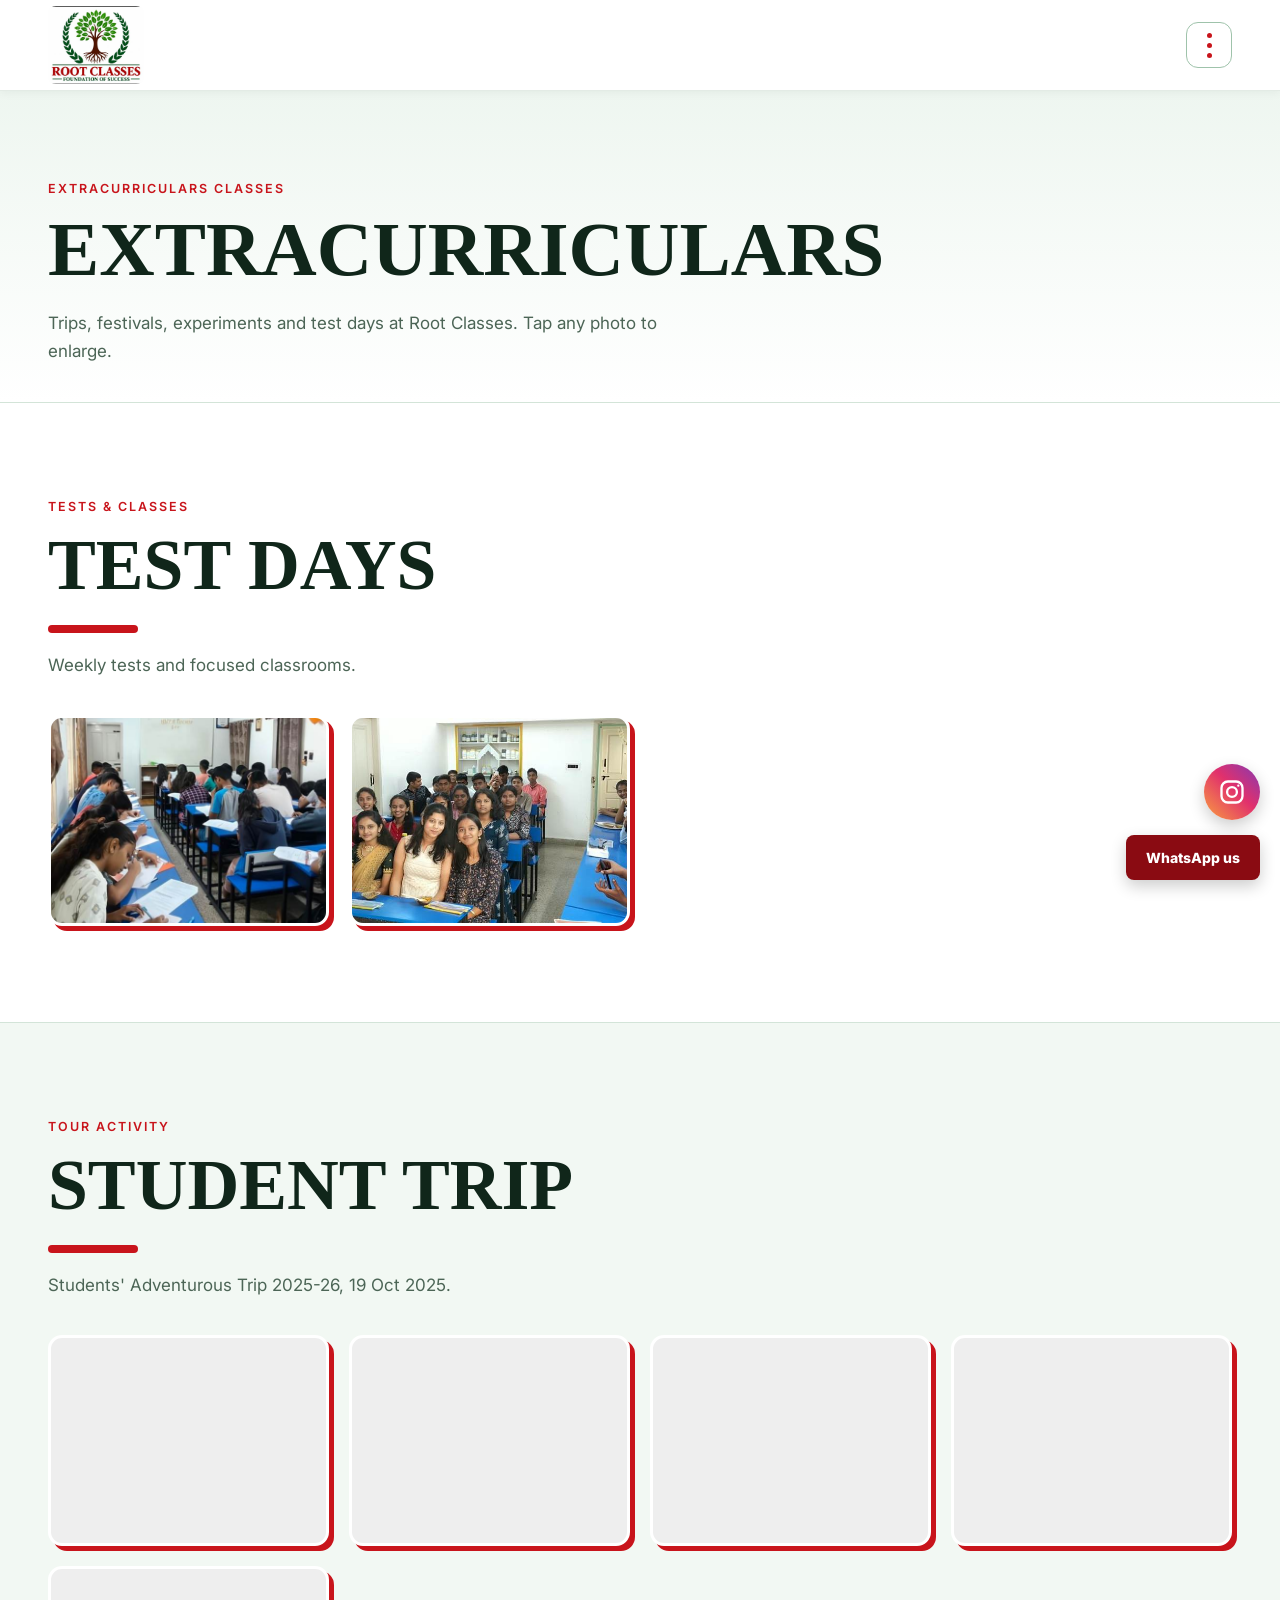
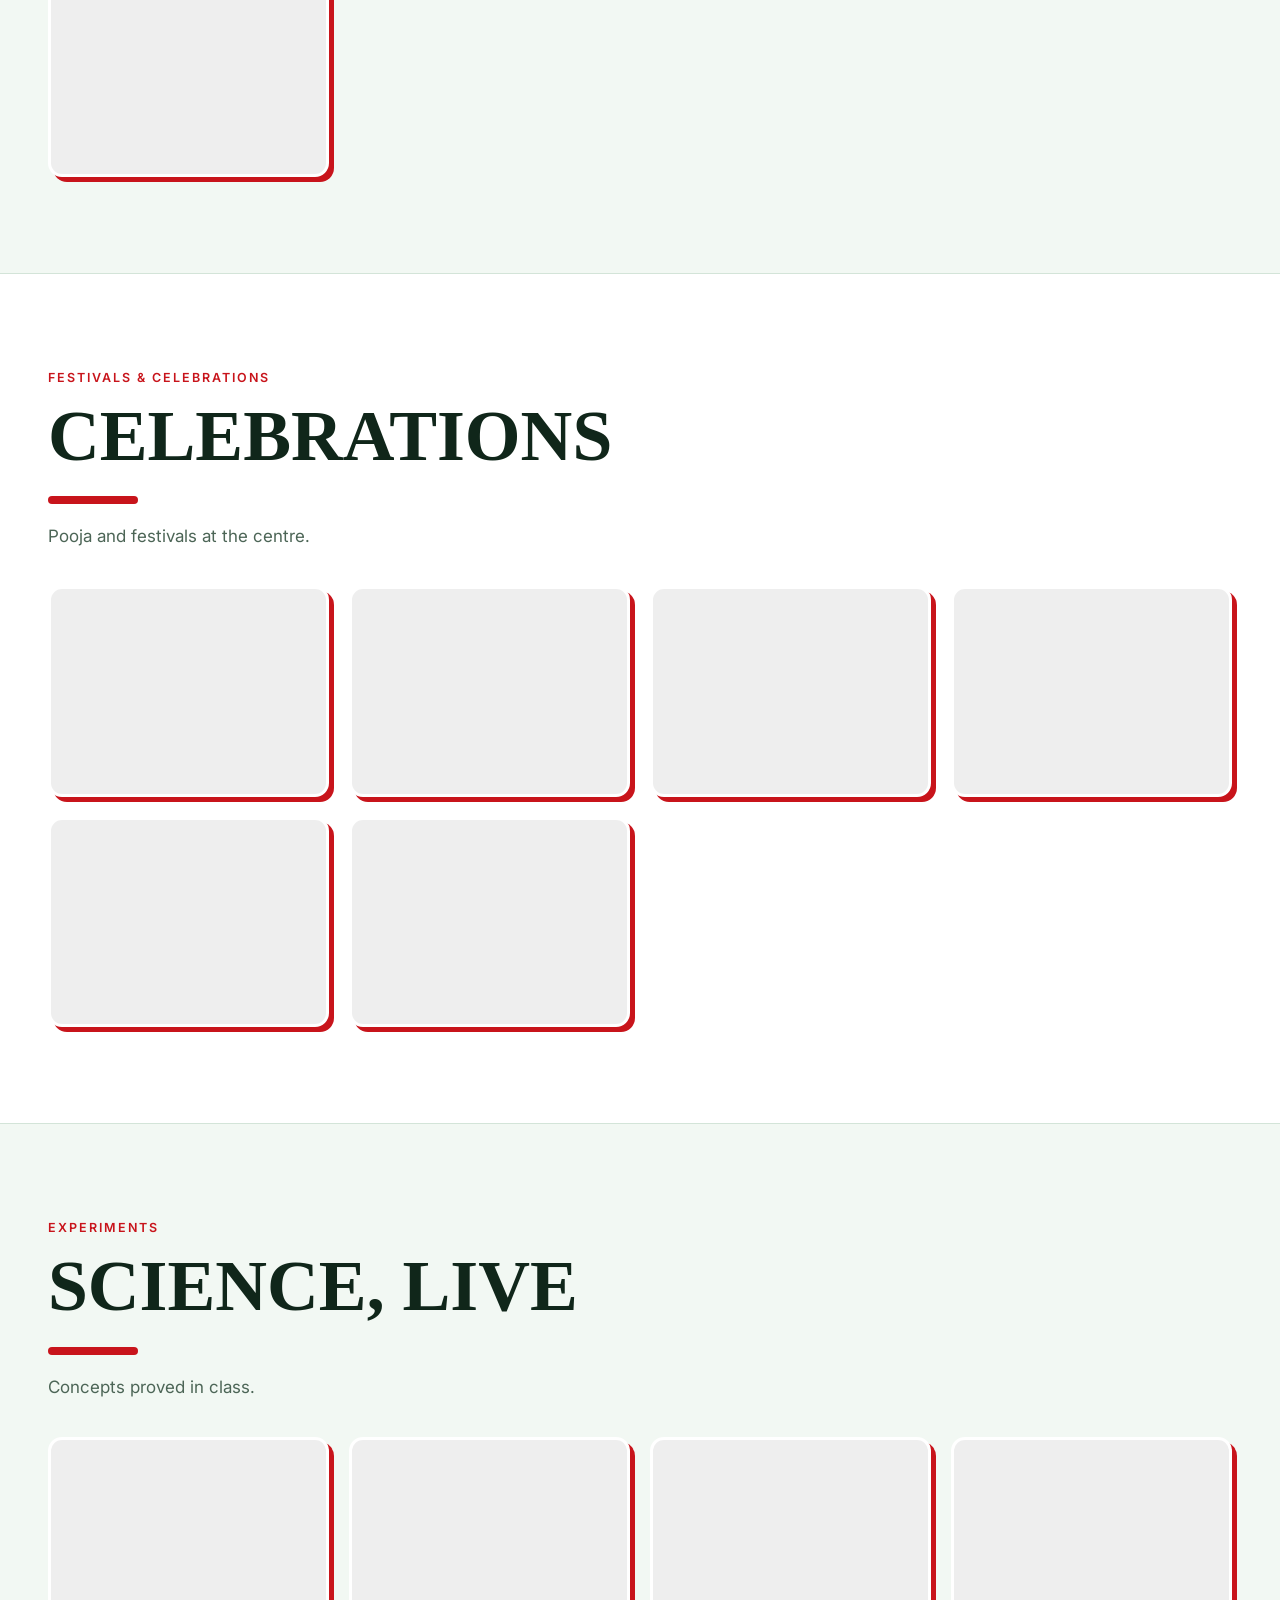
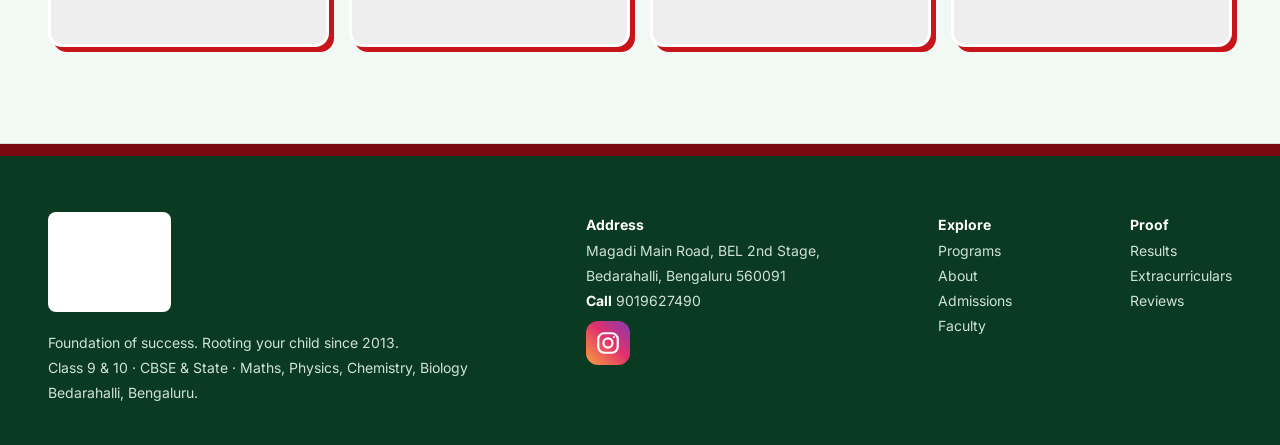
<file: gallery.html>
<!doctype html><html lang="en"><head><meta charset="utf-8"><meta name="viewport" content="width=device-width,initial-scale=1">
<link rel="icon" href="images/logo.jpg"><title>Extracurriculars – Tours, Festivals &amp; Experiments | Root Classes</title>
<meta name="description" content="Tours, festival celebrations and science experiments at Root Classes, Bedarahalli: learning beyond the classroom.">
<link rel="canonical" href="https://rootclasses.com/gallery.html">
<meta name="theme-color" content="#17331f">
<meta property="og:type" content="website"><meta property="og:site_name" content="Root Classes"><meta property="og:title" content="Extracurriculars – Tours, Festivals &amp; Experiments | Root Classes"><meta property="og:description" content="Tours, festival celebrations and science experiments at Root Classes, Bedarahalli: learning beyond the classroom."><meta property="og:url" content="https://rootclasses.com/gallery.html"><meta property="og:image" content="https://rootclasses.com/images/class.jpg"><meta name="twitter:card" content="summary_large_image">
<link rel="preconnect" href="https://fonts.googleapis.com"><link href="https://fonts.googleapis.com/css2?family=Anton&family=Inter:wght@400;500;600;800&display=swap" rel="stylesheet">
<link rel="stylesheet" href="style.css?v=6"></head><body data-page="gallery">
<nav><div class="wrap">
<a class="logo" href="index.html"><img src="images/logo.jpg" alt="Root Classes – Foundation of Success"></a>
<div class="links">
<a href="index.html" data-p="home">Home</a><a href="about.html" data-p="about">About</a><a href="programs.html" data-p="programs">Programs</a><a href="faculty.html" data-p="faculty">Faculty</a><a href="admissions.html" data-p="admissions">Admissions</a><a href="results.html" data-p="results">Results</a><a href="gallery.html" data-p="gallery">Extracurriculars</a><a href="reviews.html" data-p="reviews">Reviews</a><a href="contact.html" data-p="contact">Contact</a>
</div>
<a class="btn" href="contact.html">Enroll now</a>
</div></nav><div class="page">
<div class="phead"><div class="wrap"><div class="eyebrow">Extracurriculars Classes</div><h1>Extracurriculars</h1><p class="sub">Trips, festivals, experiments and test days at Root Classes. Tap any photo to enlarge.</p></div></div><section id="tests"><div class="wrap"><div class="eyebrow">Tests &amp; classes</div><h2>Test days</h2><p class="sub">Weekly tests and focused classrooms.</p><div class="gg"><figure><img loading="lazy" src="images/tests.jpg" alt="Test or class at Root Classes"></figure><figure><img loading="lazy" src="images/class.jpg" alt="Test or class at Root Classes"></figure></div></div></section><section id="tour" style="background:var(--bg2);border-block:1px solid var(--line)"><div class="wrap"><div class="eyebrow">Tour activity</div><h2>Student trip</h2><p class="sub">Students' Adventurous Trip 2025-26, 19 Oct 2025.</p><div class="gg"><figure><img loading="lazy" src="images/tour2.jpg" alt="Student trip"></figure><figure><img loading="lazy" src="images/tour3.jpg" alt="Student trip"></figure><figure><img loading="lazy" src="images/tour4.jpg" alt="Student trip"></figure><figure><img loading="lazy" src="images/tour5.jpg" alt="Student trip"></figure><figure><img loading="lazy" src="images/tour1.jpg" alt="Student trip"></figure></div></div></section><section id="fest"><div class="wrap"><div class="eyebrow">Festivals &amp; celebrations</div><h2>Celebrations</h2><p class="sub">Pooja and festivals at the centre.</p><div class="gg"><figure><img loading="lazy" src="images/fest1.jpg" alt="Festival at Root Classes"></figure><figure><img loading="lazy" src="images/fest2.jpg" alt="Festival at Root Classes"></figure><figure><img loading="lazy" src="images/fest3.jpg" alt="Festival at Root Classes"></figure><figure><img loading="lazy" src="images/fest4.jpg" alt="Festival at Root Classes"></figure><figure><img loading="lazy" src="images/fest5.jpg" alt="Festival at Root Classes"></figure><figure><img loading="lazy" src="images/fest6.jpg" alt="Festival at Root Classes"></figure></div></div></section><section id="exp" style="background:var(--bg2);border-block:1px solid var(--line)"><div class="wrap"><div class="eyebrow">Experiments</div><h2>Science, live</h2><p class="sub">Concepts proved in class.</p><div class="gg"><figure><img loading="lazy" src="images/exp1.jpg" alt="Science experiment"></figure><figure><img loading="lazy" src="images/exp2.jpg" alt="Science experiment"></figure><figure><img loading="lazy" src="images/exp3.jpg" alt="Science experiment"></figure><figure><img loading="lazy" src="images/exp4.jpg" alt="Science experiment"></figure></div></div></section></div>
</div><footer><div class="wrap row">
<div><div class="logo"><img src="images/logo.jpg" alt="Root Classes – Foundation of Success"></div><p style="margin:10px 0 0">Foundation of success. Rooting your child since 2013.<br>Class 9 &amp; 10 · CBSE &amp; State · Maths, Physics, Chemistry, Biology<br>Bedarahalli, Bengaluru.</p></div>
<div><b>Address</b><br>Magadi Main Road, BEL 2nd Stage,<br>Bedarahalli, Bengaluru 560091<br><b>Call</b> <a href="tel:+919019627490">9019627490</a><br><a class="igf" href="https://www.instagram.com/rootclasses2026" target="_blank" rel="noopener" aria-label="Instagram @rootclasses2026"><svg viewBox="0 0 24 24" width="26" height="26" fill="none" stroke="#fff" stroke-width="2" stroke-linecap="round" stroke-linejoin="round" aria-hidden="true"><rect x="3" y="3" width="18" height="18" rx="5.5"/><circle cx="12" cy="12" r="4.2"/><circle cx="17.4" cy="6.6" r="1" fill="#fff" stroke="none"/></svg></a></div>
<div><b>Explore</b><br><a href="programs.html">Programs</a><br><a href="about.html">About</a><br><a href="admissions.html">Admissions</a><br><a href="faculty.html">Faculty</a></div>
<div><b>Proof</b><br><a href="results.html">Results</a><br><a href="gallery.html">Extracurriculars</a><br><a href="reviews.html">Reviews</a></div>
</div></footer><a class="ig" href="https://www.instagram.com/rootclasses2026" target="_blank" rel="noopener" aria-label="Instagram @rootclasses2026"><svg viewBox="0 0 24 24" width="26" height="26" fill="none" stroke="#fff" stroke-width="2" stroke-linecap="round" stroke-linejoin="round" aria-hidden="true"><rect x="3" y="3" width="18" height="18" rx="5.5"/><circle cx="12" cy="12" r="4.2"/><circle cx="17.4" cy="6.6" r="1" fill="#fff" stroke="none"/></svg></a><a class="wa" href="https://wa.me/919019627490" target="_blank" rel="noopener">WhatsApp us</a><script src="main.js?v=6"></script></body></html>
</file>
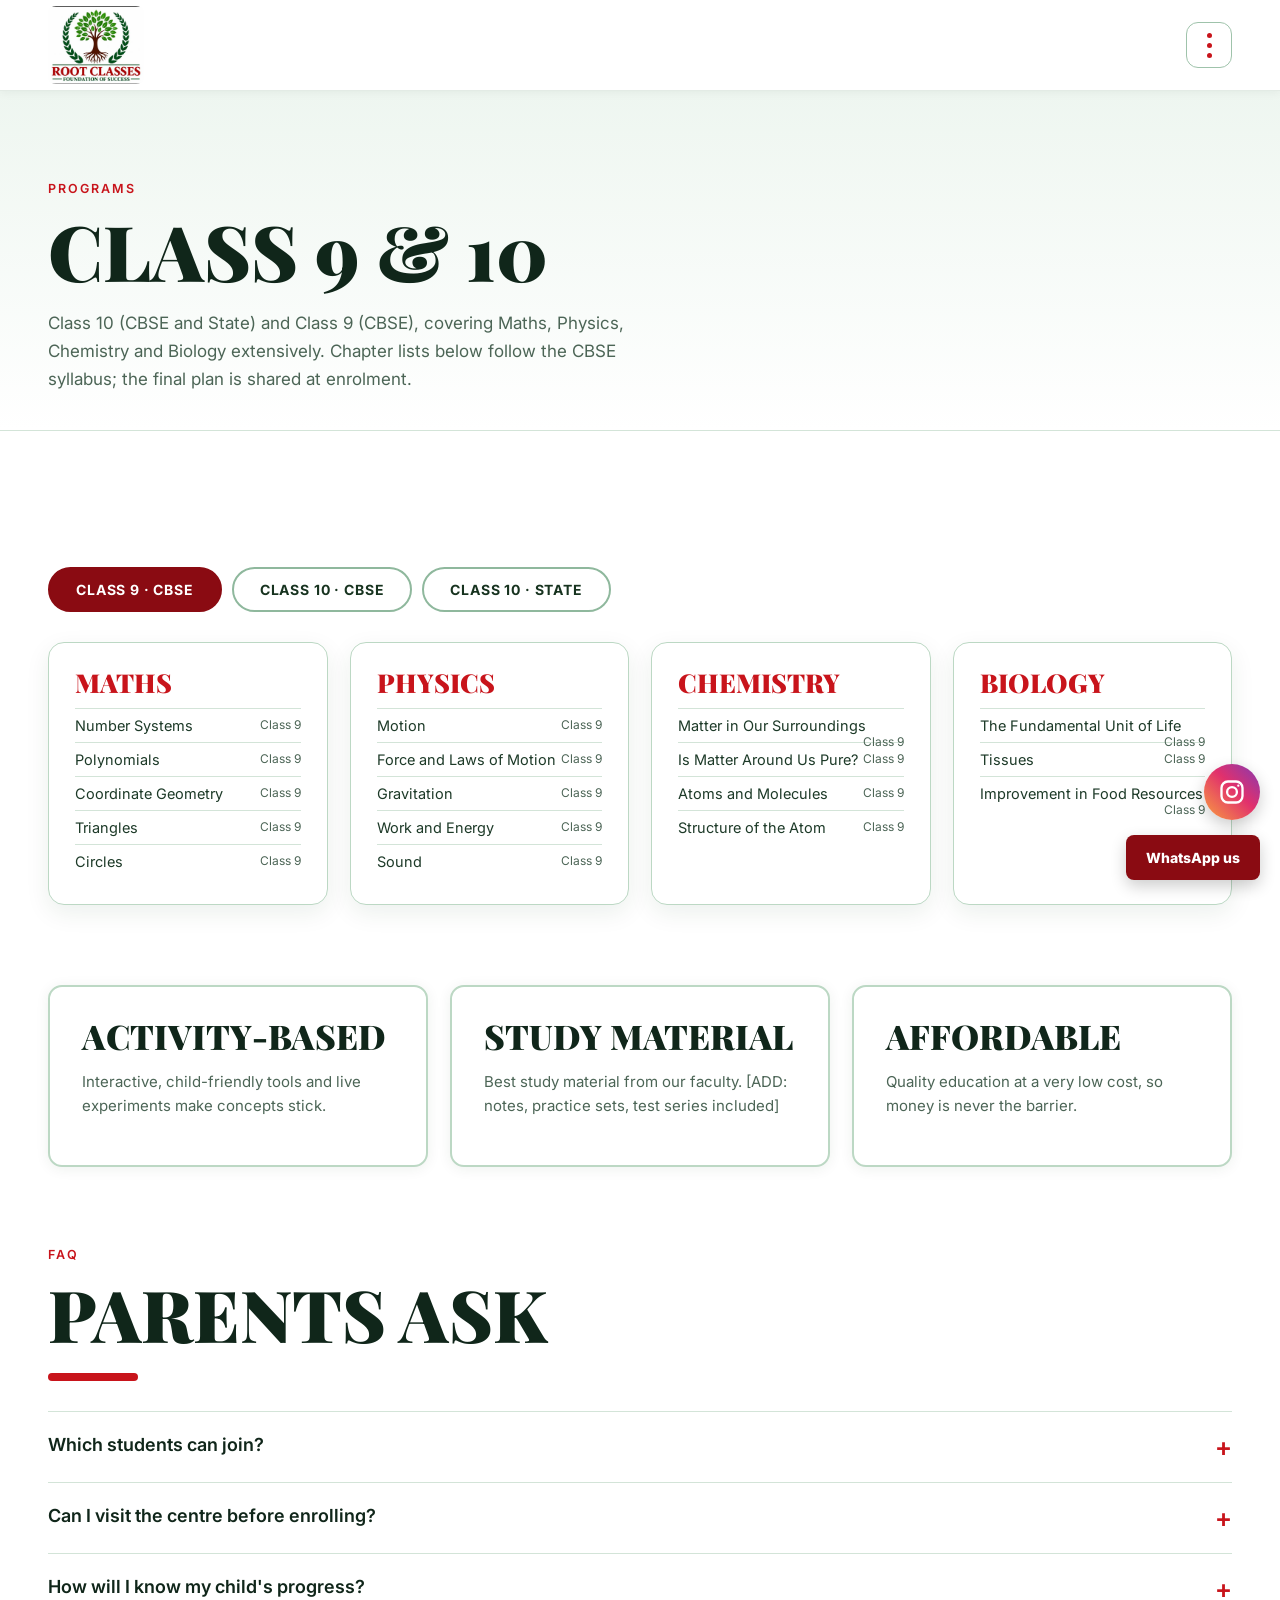
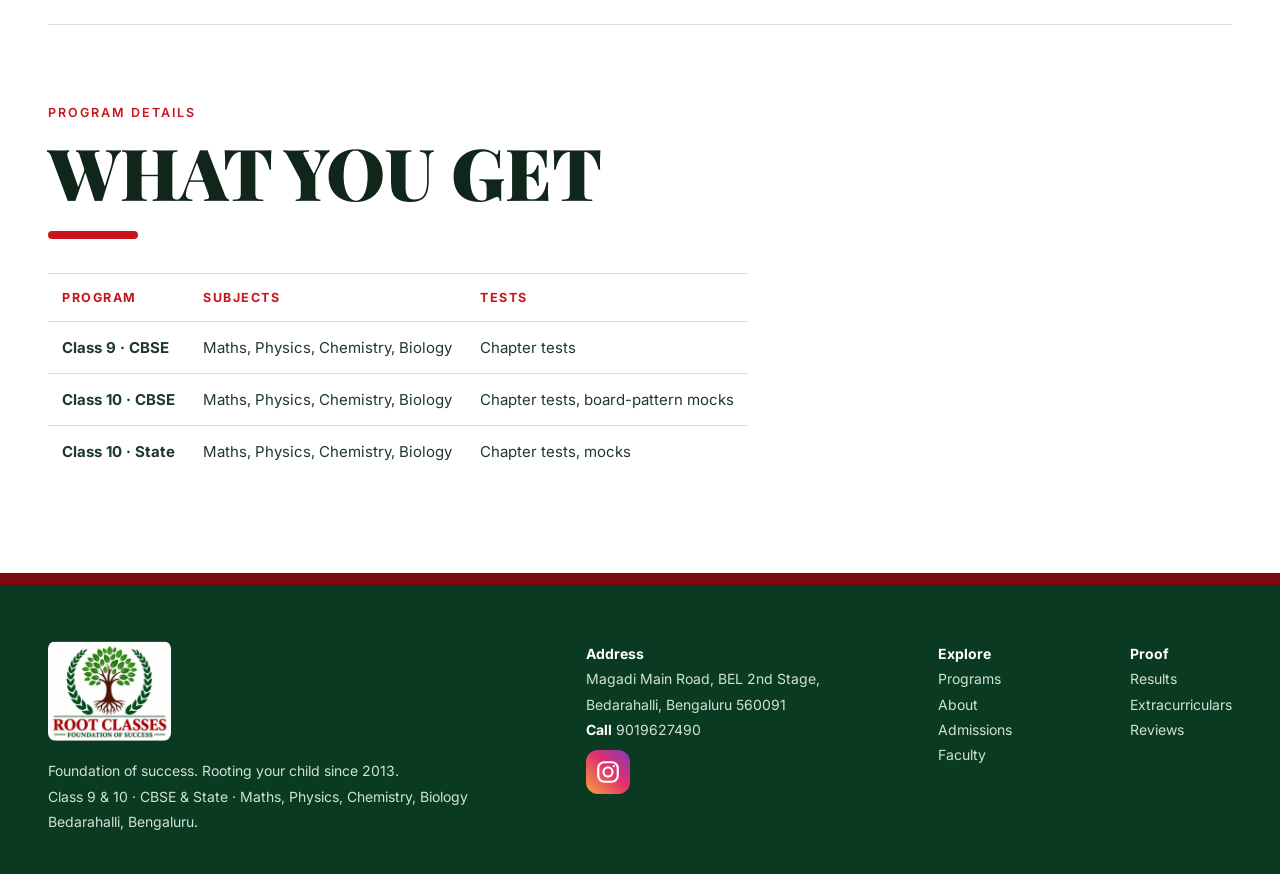
<file: programs.html>
<!doctype html><html lang="en"><head><meta charset="utf-8"><meta name="viewport" content="width=device-width,initial-scale=1">
<link rel="icon" href="images/logo.jpg"><title>Class 9 &amp; 10 Coaching Programs – CBSE &amp; State | Root Classes</title>
<meta name="description" content="Class 9 CBSE, Class 10 CBSE and Class 10 State coaching in Maths, Physics, Chemistry and Biology with chapter tests and board-pattern mocks in Bedarahalli.">
<link rel="canonical" href="https://rootclasses.com/programs.html">
<meta name="theme-color" content="#17331f">
<meta property="og:type" content="website"><meta property="og:site_name" content="Root Classes"><meta property="og:title" content="Class 9 &amp; 10 Coaching Programs – CBSE &amp; State | Root Classes"><meta property="og:description" content="Class 9 CBSE, Class 10 CBSE and Class 10 State coaching in Maths, Physics, Chemistry and Biology with chapter tests and board-pattern mocks in Bedarahalli."><meta property="og:url" content="https://rootclasses.com/programs.html"><meta property="og:image" content="https://rootclasses.com/images/class.jpg"><meta name="twitter:card" content="summary_large_image">
<link rel="preconnect" href="https://fonts.googleapis.com"><link href="https://fonts.googleapis.com/css2?family=Playfair+Display:wght@700;900&family=Inter:wght@400;500;600;800&display=swap" rel="stylesheet">
<link rel="stylesheet" href="style.css?v=6"></head><body data-page="programs">
<nav><div class="wrap">
<a class="logo" href="index.html"><img src="images/logo.jpg" alt="Root Classes – Foundation of Success"></a>
<div class="links">
<a href="index.html" data-p="home">Home</a><a href="about.html" data-p="about">About</a><a href="programs.html" data-p="programs">Programs</a><a href="faculty.html" data-p="faculty">Faculty</a><a href="admissions.html" data-p="admissions">Admissions</a><a href="results.html" data-p="results">Results</a><a href="gallery.html" data-p="gallery">Extracurriculars</a><a href="reviews.html" data-p="reviews">Reviews</a><a href="contact.html" data-p="contact">Contact</a>
</div>
<a class="btn" href="contact.html">Enroll now</a>
</div></nav><div class="page">
<div class="phead"><div class="wrap"><div class="eyebrow">Programs</div><h1>Class 9 &amp; 10</h1><p class="sub">Class 10 (CBSE and State) and Class 9 (CBSE), covering Maths, Physics, Chemistry and Biology extensively. Chapter lists below follow the CBSE syllabus; the final plan is shared at enrolment.</p></div></div>
<section><div class="wrap">
<div class="tabs" id="tabs"><button class="on" data-c="c9">Class 9 · CBSE</button><button data-c="c10">Class 10 · CBSE</button><button data-c="s10">Class 10 · State</button></div>
<div class="chap on" id="c-c9" style="grid-template-columns:repeat(auto-fit,minmax(220px,1fr))"><div><h4>Maths</h4><ul><li>Number Systems <span>Class 9</span></li><li>Polynomials <span>Class 9</span></li><li>Coordinate Geometry <span>Class 9</span></li><li>Triangles <span>Class 9</span></li><li>Circles <span>Class 9</span></li></ul></div><div><h4>Physics</h4><ul><li>Motion <span>Class 9</span></li><li>Force and Laws of Motion <span>Class 9</span></li><li>Gravitation <span>Class 9</span></li><li>Work and Energy <span>Class 9</span></li><li>Sound <span>Class 9</span></li></ul></div><div><h4>Chemistry</h4><ul><li>Matter in Our Surroundings <span>Class 9</span></li><li>Is Matter Around Us Pure? <span>Class 9</span></li><li>Atoms and Molecules <span>Class 9</span></li><li>Structure of the Atom <span>Class 9</span></li></ul></div><div><h4>Biology</h4><ul><li>The Fundamental Unit of Life <span>Class 9</span></li><li>Tissues <span>Class 9</span></li><li>Improvement in Food Resources <span>Class 9</span></li></ul></div></div>
<div class="chap" id="c-c10" style="grid-template-columns:repeat(auto-fit,minmax(220px,1fr))"><div><h4>Maths</h4><ul><li>Real Numbers <span>Class 10</span></li><li>Polynomials <span>Class 10</span></li><li>Pair of Linear Equations <span>Class 10</span></li><li>Quadratic Equations <span>Class 10</span></li><li>Trigonometry <span>Class 10</span></li></ul></div><div><h4>Physics</h4><ul><li>Light: Reflection and Refraction <span>Class 10</span></li><li>The Human Eye <span>Class 10</span></li><li>Electricity <span>Class 10</span></li><li>Magnetic Effects of Electric Current <span>Class 10</span></li></ul></div><div><h4>Chemistry</h4><ul><li>Chemical Reactions and Equations <span>Class 10</span></li><li>Acids, Bases and Salts <span>Class 10</span></li><li>Metals and Non-metals <span>Class 10</span></li><li>Carbon and its Compounds <span>Class 10</span></li></ul></div><div><h4>Biology</h4><ul><li>Life Processes <span>Class 10</span></li><li>Control and Coordination <span>Class 10</span></li><li>How do Organisms Reproduce? <span>Class 10</span></li><li>Heredity <span>Class 10</span></li></ul></div></div>
<div class="chap" id="c-s10" style="grid-template-columns:repeat(auto-fit,minmax(220px,1fr))"><div><h4>Maths</h4><ul><li>[ADD: chapter plan]</li></ul></div><div><h4>Physics</h4><ul><li>[ADD: chapter plan]</li></ul></div><div><h4>Chemistry</h4><ul><li>[ADD: chapter plan]</li></ul></div><div><h4>Biology</h4><ul><li>[ADD: chapter plan]</li></ul></div></div>
<div class="cards" style="margin-top:80px">
<div class="card"><h3 style="font-size:34px">Activity-based</h3><p>Interactive, child-friendly tools and live experiments make concepts stick.</p></div>
<div class="card"><h3 style="font-size:34px">Study material</h3><p>Best study material from our faculty. [ADD: notes, practice sets, test series included]</p></div>
<div class="card"><h3 style="font-size:34px">Affordable</h3><p>Quality education at a very low cost, so money is never the barrier.</p></div>
</div>
<div style="margin-top:80px">
<div class="eyebrow">FAQ</div><h2 style="margin-bottom:30px">Parents ask</h2>
<details><summary>Which students can join?</summary><p>Class 9 (CBSE) and Class 10 (CBSE and State).</p></details>
<details><summary>Can I visit the centre before enrolling?</summary><p>Yes. Visit the centre on Magadi Main Road, near Anupama Hospital, or enroll from the Contact page and we will call you.</p></details>
<details><summary>How will I know my child's progress?</summary><p>Test scores and chapter-wise gaps are shared with parents regularly. Frequency to be confirmed.</p></details>

</div>
<div style="margin-top:80px"><div class="eyebrow">Program details</div><h2>What you get</h2>
<table class="tbl"><tr><th>Program</th><th>Subjects</th><th>Tests</th></tr>
<tr><td><b>Class 9 · CBSE</b></td><td>Maths, Physics, Chemistry, Biology</td><td>Chapter tests</td></tr>
<tr><td><b>Class 10 · CBSE</b></td><td>Maths, Physics, Chemistry, Biology</td><td>Chapter tests, board-pattern mocks</td></tr>
<tr><td><b>Class 10 · State</b></td><td>Maths, Physics, Chemistry, Biology</td><td>Chapter tests, mocks</td></tr></table></div>
</div></section>
</div><footer><div class="wrap row">
<div><div class="logo"><img src="images/logo.jpg" alt="Root Classes – Foundation of Success"></div><p style="margin:10px 0 0">Foundation of success. Rooting your child since 2013.<br>Class 9 &amp; 10 · CBSE &amp; State · Maths, Physics, Chemistry, Biology<br>Bedarahalli, Bengaluru.</p></div>
<div><b>Address</b><br>Magadi Main Road, BEL 2nd Stage,<br>Bedarahalli, Bengaluru 560091<br><b>Call</b> <a href="tel:+919019627490">9019627490</a><br><a class="igf" href="https://www.instagram.com/rootclasses2026" target="_blank" rel="noopener" aria-label="Instagram @rootclasses2026"><svg viewBox="0 0 24 24" width="26" height="26" fill="none" stroke="#fff" stroke-width="2" stroke-linecap="round" stroke-linejoin="round" aria-hidden="true"><rect x="3" y="3" width="18" height="18" rx="5.5"/><circle cx="12" cy="12" r="4.2"/><circle cx="17.4" cy="6.6" r="1" fill="#fff" stroke="none"/></svg></a></div>
<div><b>Explore</b><br><a href="programs.html">Programs</a><br><a href="about.html">About</a><br><a href="admissions.html">Admissions</a><br><a href="faculty.html">Faculty</a></div>
<div><b>Proof</b><br><a href="results.html">Results</a><br><a href="gallery.html">Extracurriculars</a><br><a href="reviews.html">Reviews</a></div>
</div></footer><a class="ig" href="https://www.instagram.com/rootclasses2026" target="_blank" rel="noopener" aria-label="Instagram @rootclasses2026"><svg viewBox="0 0 24 24" width="26" height="26" fill="none" stroke="#fff" stroke-width="2" stroke-linecap="round" stroke-linejoin="round" aria-hidden="true"><rect x="3" y="3" width="18" height="18" rx="5.5"/><circle cx="12" cy="12" r="4.2"/><circle cx="17.4" cy="6.6" r="1" fill="#fff" stroke="none"/></svg></a><a class="wa" href="https://wa.me/919019627490" target="_blank" rel="noopener">WhatsApp us</a><script src="main.js?v=6"></script></body></html>
</file>
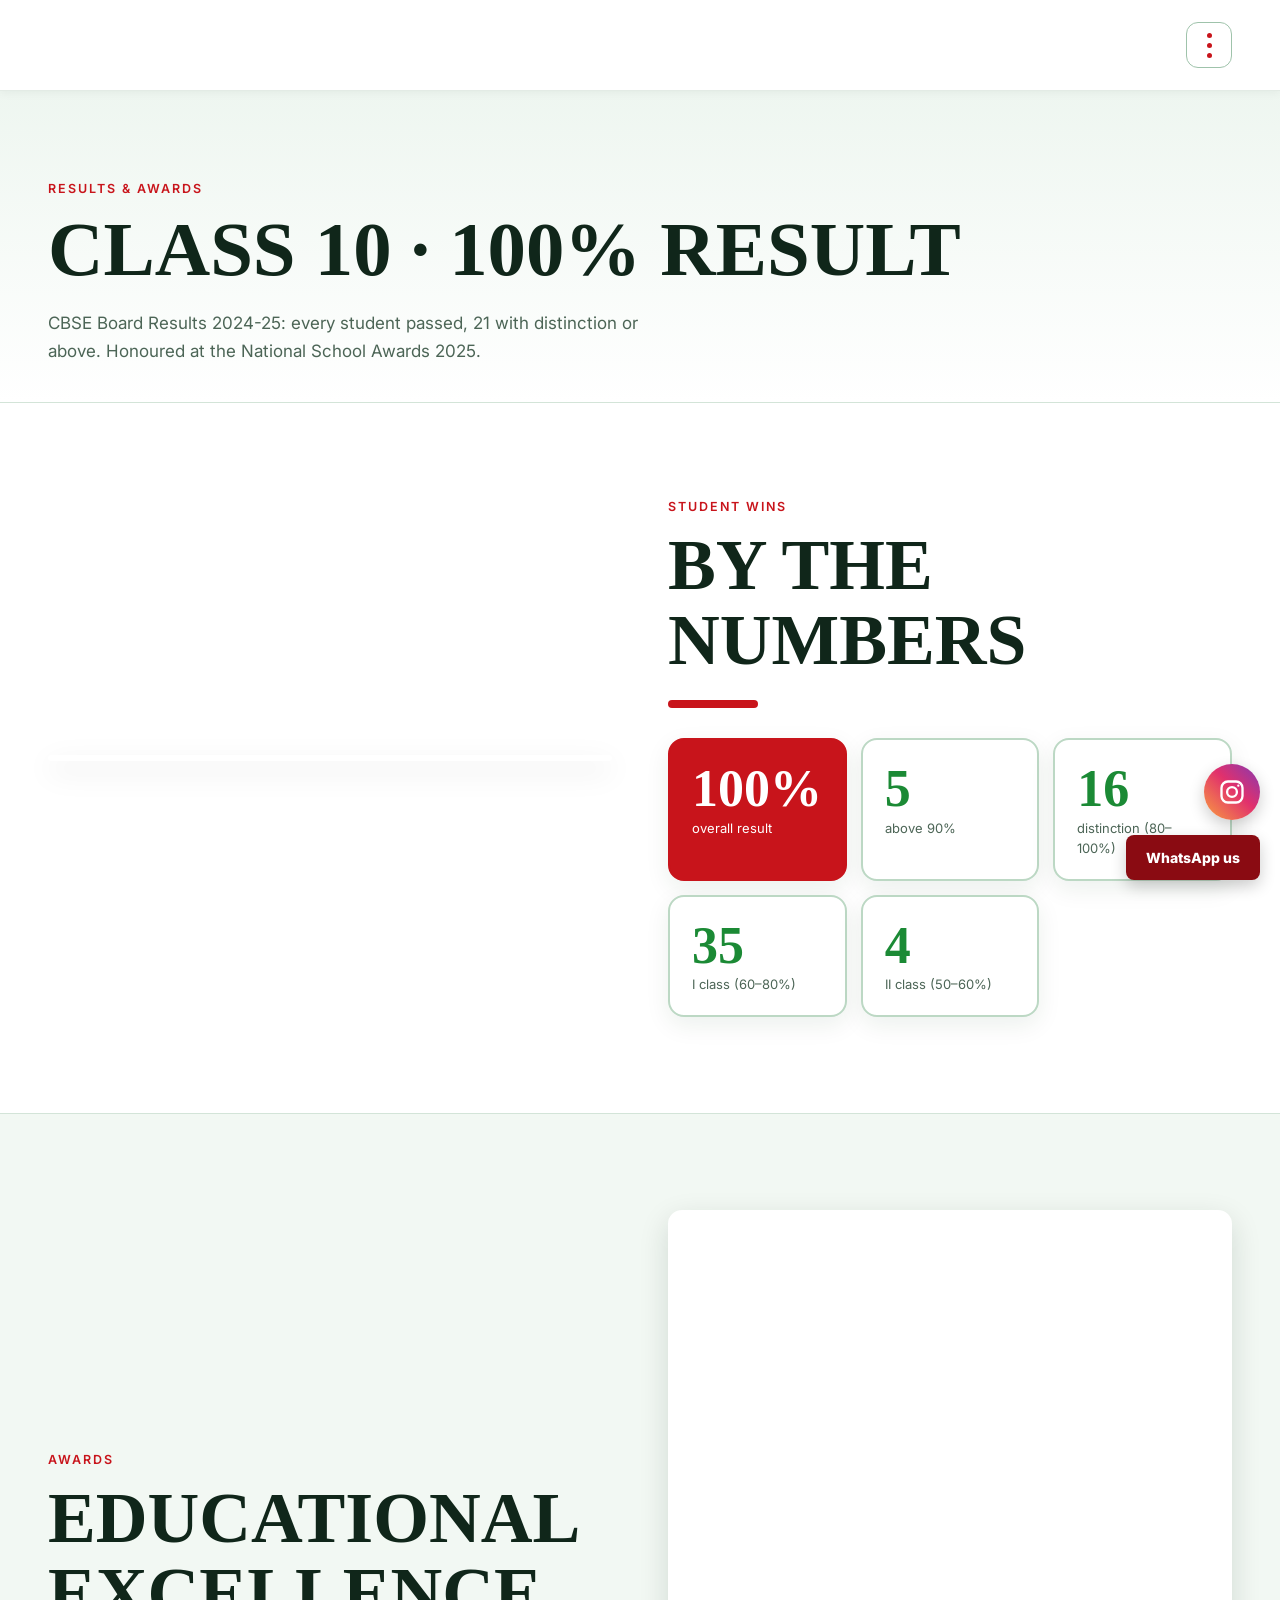
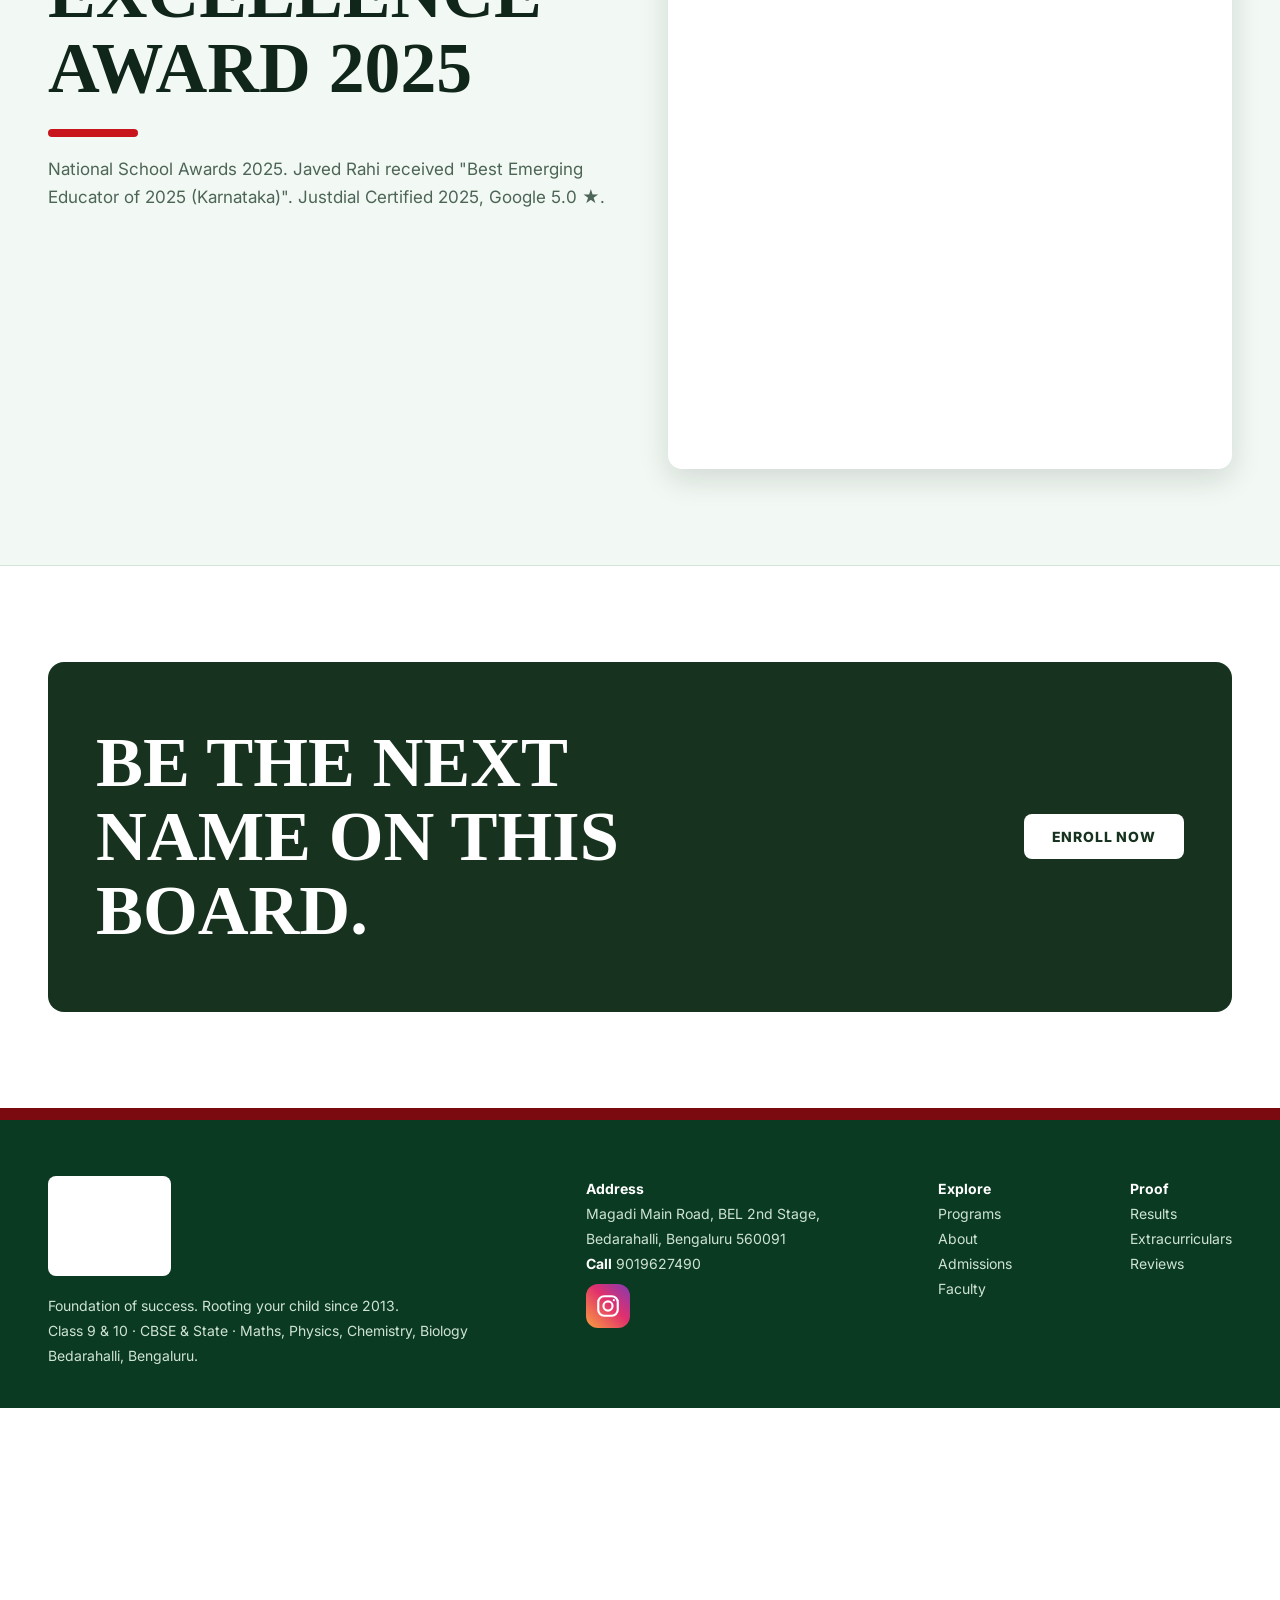
<file: results.html>
<!doctype html><html lang="en"><head><meta charset="utf-8"><meta name="viewport" content="width=device-width,initial-scale=1">
<link rel="icon" href="images/logo.jpg"><title>Results &amp; Awards – 100% Class 10 CBSE | Root Classes</title>
<meta name="description" content="100% Class 10 CBSE result in 2024-25 and the National School Awards 2025: see the results and awards of Root Classes, Bedarahalli.">
<link rel="canonical" href="https://rootclasses.com/results.html">
<meta name="theme-color" content="#17331f">
<meta property="og:type" content="website"><meta property="og:site_name" content="Root Classes"><meta property="og:title" content="Results &amp; Awards – 100% Class 10 CBSE | Root Classes"><meta property="og:description" content="100% Class 10 CBSE result in 2024-25 and the National School Awards 2025: see the results and awards of Root Classes, Bedarahalli."><meta property="og:url" content="https://rootclasses.com/results.html"><meta property="og:image" content="https://rootclasses.com/images/class.jpg"><meta name="twitter:card" content="summary_large_image">
<link rel="preconnect" href="https://fonts.googleapis.com"><link href="https://fonts.googleapis.com/css2?family=Anton&family=Inter:wght@400;500;600;800&display=swap" rel="stylesheet">
<link rel="stylesheet" href="style.css?v=6"></head><body data-page="results">
<nav><div class="wrap">
<a class="logo" href="index.html"><img src="images/logo.jpg" alt="Root Classes – Foundation of Success"></a>
<div class="links">
<a href="index.html" data-p="home">Home</a><a href="about.html" data-p="about">About</a><a href="programs.html" data-p="programs">Programs</a><a href="faculty.html" data-p="faculty">Faculty</a><a href="admissions.html" data-p="admissions">Admissions</a><a href="results.html" data-p="results">Results</a><a href="gallery.html" data-p="gallery">Extracurriculars</a><a href="reviews.html" data-p="reviews">Reviews</a><a href="contact.html" data-p="contact">Contact</a>
</div>
<a class="btn" href="contact.html">Enroll now</a>
</div></nav><div class="page">
<div class="phead"><div class="wrap"><div class="eyebrow">Results &amp; awards</div><h1>Class 10 · 100% result</h1><p class="sub">CBSE Board Results 2024-25: every student passed, 21 with distinction or above. Honoured at the National School Awards 2025.</p></div></div>
<section><div class="wrap split">
<div class="poster rv"><img src="images/res10.jpg" alt="Root Classes Class 10 CBSE 2024-25 results poster"></div>
<div><div class="eyebrow rv">Student wins</div><h2 class="rv">By the numbers</h2>
<div class="facts rv"><div class="hi"><b>100%</b><small>overall result</small></div><div><b>5</b><small>above 90%</small></div><div><b>16</b><small>distinction (80–100%)</small></div><div><b>35</b><small>I class (60–80%)</small></div><div><b>4</b><small>II class (50–60%)</small></div></div></div></div></section>
<section style="background:var(--bg2);border-block:1px solid var(--line)"><div class="wrap split">
<div><div class="eyebrow rv">Awards</div><h2 class="rv">Educational Excellence Award 2025</h2>
<p class="sub rv">National School Awards 2025. Javed Rahi received "Best Emerging Educator of 2025 (Karnataka)". Justdial Certified 2025, Google 5.0 ★.</p></div>
<div class="poster rv"><img src="images/awards.jpg" alt="Educational Excellence Award 2025"></div></div></section>
<section><div class="wrap"><div class="bigcta rv"><h2>Be the next name on this board.</h2><a class="btn" href="contact.html">Enroll now</a></div></div></section></div>
</div><footer><div class="wrap row">
<div><div class="logo"><img src="images/logo.jpg" alt="Root Classes – Foundation of Success"></div><p style="margin:10px 0 0">Foundation of success. Rooting your child since 2013.<br>Class 9 &amp; 10 · CBSE &amp; State · Maths, Physics, Chemistry, Biology<br>Bedarahalli, Bengaluru.</p></div>
<div><b>Address</b><br>Magadi Main Road, BEL 2nd Stage,<br>Bedarahalli, Bengaluru 560091<br><b>Call</b> <a href="tel:+919019627490">9019627490</a><br><a class="igf" href="https://www.instagram.com/rootclasses2026" target="_blank" rel="noopener" aria-label="Instagram @rootclasses2026"><svg viewBox="0 0 24 24" width="26" height="26" fill="none" stroke="#fff" stroke-width="2" stroke-linecap="round" stroke-linejoin="round" aria-hidden="true"><rect x="3" y="3" width="18" height="18" rx="5.5"/><circle cx="12" cy="12" r="4.2"/><circle cx="17.4" cy="6.6" r="1" fill="#fff" stroke="none"/></svg></a></div>
<div><b>Explore</b><br><a href="programs.html">Programs</a><br><a href="about.html">About</a><br><a href="admissions.html">Admissions</a><br><a href="faculty.html">Faculty</a></div>
<div><b>Proof</b><br><a href="results.html">Results</a><br><a href="gallery.html">Extracurriculars</a><br><a href="reviews.html">Reviews</a></div>
</div></footer><a class="ig" href="https://www.instagram.com/rootclasses2026" target="_blank" rel="noopener" aria-label="Instagram @rootclasses2026"><svg viewBox="0 0 24 24" width="26" height="26" fill="none" stroke="#fff" stroke-width="2" stroke-linecap="round" stroke-linejoin="round" aria-hidden="true"><rect x="3" y="3" width="18" height="18" rx="5.5"/><circle cx="12" cy="12" r="4.2"/><circle cx="17.4" cy="6.6" r="1" fill="#fff" stroke="none"/></svg></a><a class="wa" href="https://wa.me/919019627490" target="_blank" rel="noopener">WhatsApp us</a><script src="main.js?v=6"></script></body></html>
</file>
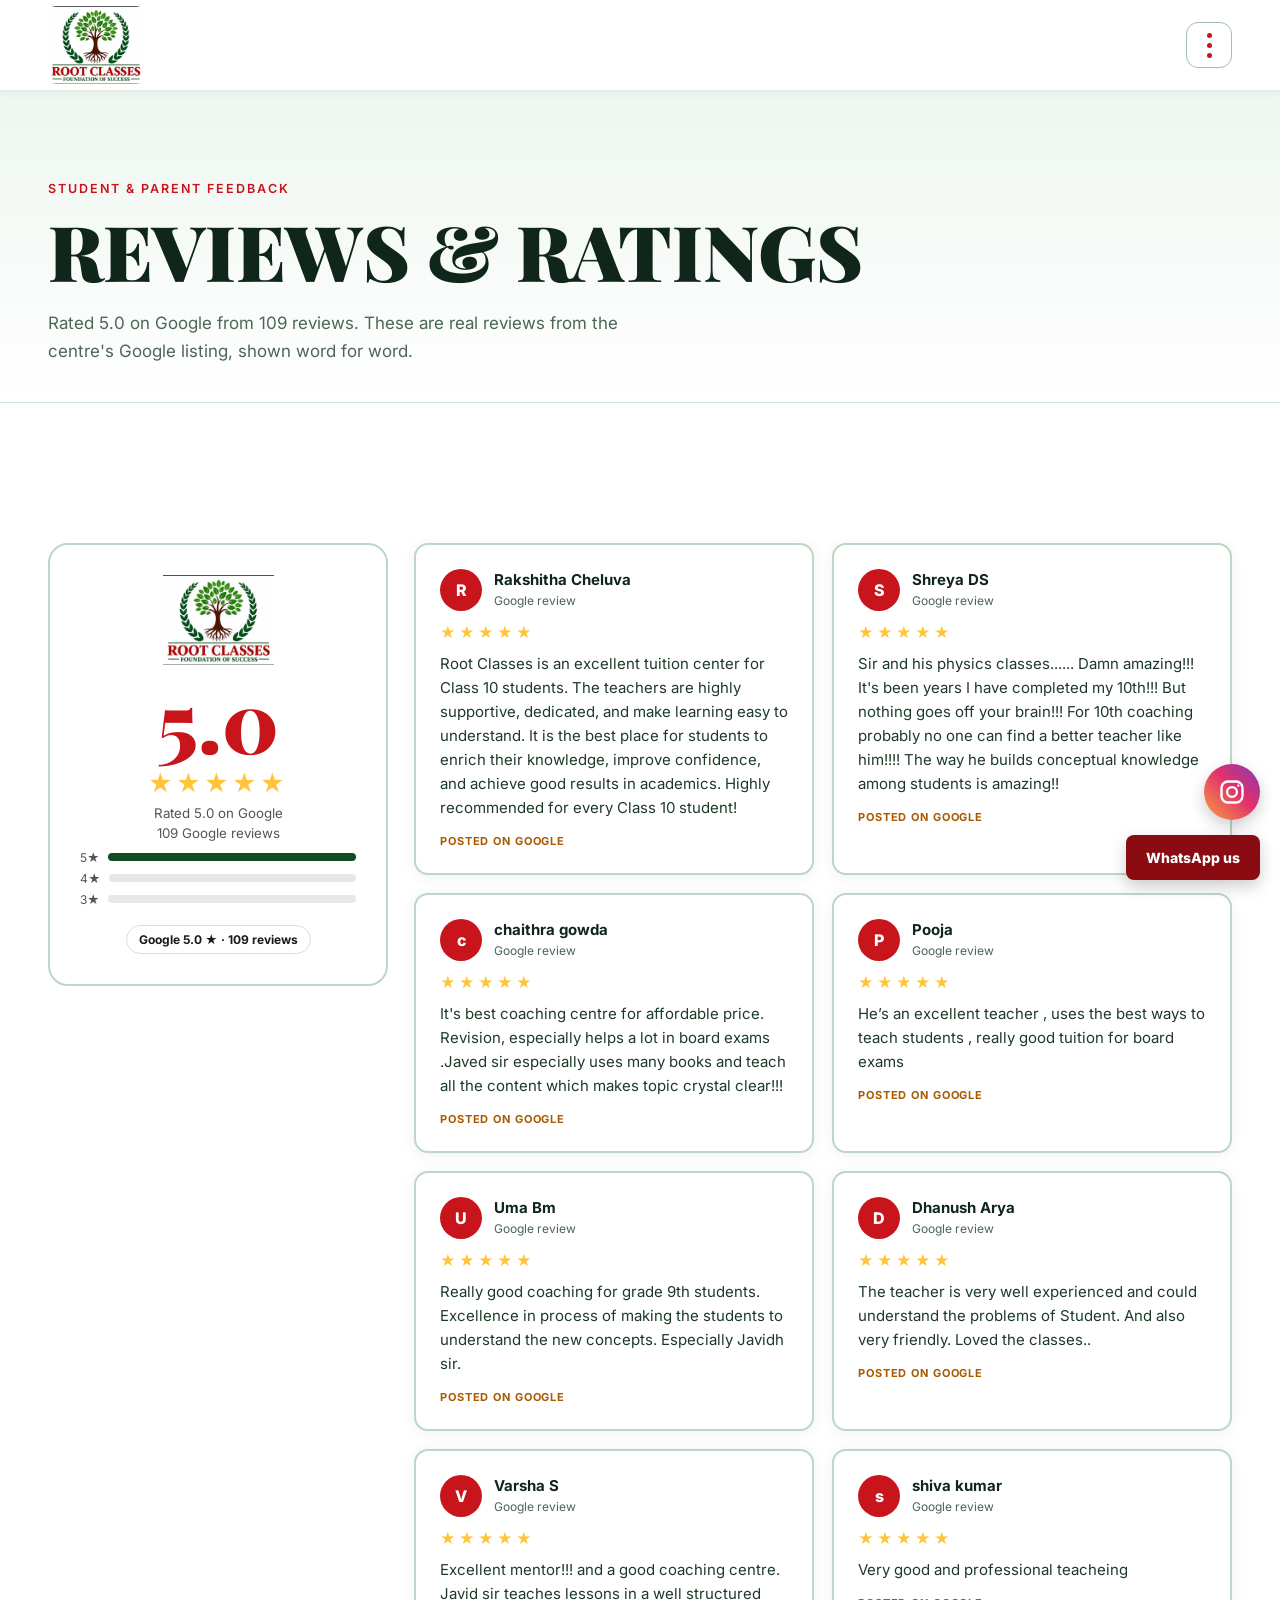
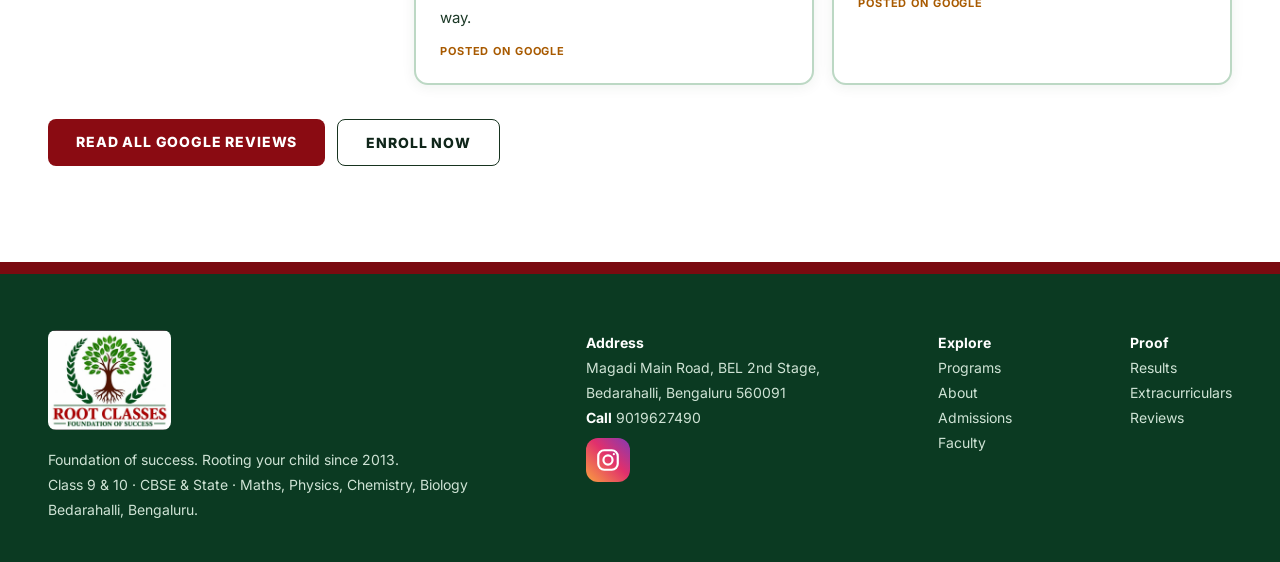
<file: reviews.html>
<!doctype html><html lang="en"><head><meta charset="utf-8"><meta name="viewport" content="width=device-width,initial-scale=1">
<link rel="icon" href="images/logo.jpg"><title>Reviews – Rated 5.0 on Google | Root Classes Bedarahalli</title>
<meta name="description" content="Real Google reviews from students and parents of Root Classes, rated 5.0 from 109 reviews. Class 9 and 10 coaching in Bedarahalli, Bengaluru.">
<link rel="canonical" href="https://rootclasses.com/reviews.html">
<meta name="theme-color" content="#17331f">
<meta property="og:type" content="website"><meta property="og:site_name" content="Root Classes"><meta property="og:title" content="Reviews – Rated 5.0 on Google | Root Classes Bedarahalli"><meta property="og:description" content="Real Google reviews from students and parents of Root Classes, rated 5.0 from 109 reviews. Class 9 and 10 coaching in Bedarahalli, Bengaluru."><meta property="og:url" content="https://rootclasses.com/reviews.html"><meta property="og:image" content="https://rootclasses.com/images/class.jpg"><meta name="twitter:card" content="summary_large_image">
<link rel="preconnect" href="https://fonts.googleapis.com"><link href="https://fonts.googleapis.com/css2?family=Playfair+Display:wght@700;900&family=Inter:wght@400;500;600;800&display=swap" rel="stylesheet">
<link rel="stylesheet" href="style.css?v=6"></head><body data-page="reviews">
<nav><div class="wrap">
<a class="logo" href="index.html"><img src="images/logo.jpg" alt="Root Classes – Foundation of Success"></a>
<div class="links">
<a href="index.html" data-p="home">Home</a><a href="about.html" data-p="about">About</a><a href="programs.html" data-p="programs">Programs</a><a href="faculty.html" data-p="faculty">Faculty</a><a href="admissions.html" data-p="admissions">Admissions</a><a href="results.html" data-p="results">Results</a><a href="gallery.html" data-p="gallery">Extracurriculars</a><a href="reviews.html" data-p="reviews">Reviews</a><a href="contact.html" data-p="contact">Contact</a>
</div>
<a class="btn" href="contact.html">Enroll now</a>
</div></nav><div class="page">
<div class="phead"><div class="wrap"><div class="eyebrow">Student &amp; parent feedback</div><h1>Reviews &amp; ratings</h1><p class="sub">Rated 5.0 on Google from 109 reviews. These are real reviews from the centre's Google listing, shown word for word.</p></div></div>
<section><div class="wrap"><div class="rvw"><aside class="rsum"><img src="images/logo.jpg" alt="Root Classes logo"><b>5.0</b><div class="stars">★★★★★</div><small>Rated 5.0 on Google<br>109 Google reviews</small><div class="bars"><div>5★<i><u style="width:100%"></u></i></div><div>4★<i><u style="width:0"></u></i></div><div>3★<i><u style="width:0"></u></i></div></div><div class="srcs"><span>Google 5.0 ★ · 109 reviews</span></div></aside><div class="rlist" data-rv="8"></div></div>
<div style="margin-top:34px;display:flex;gap:12px;flex-wrap:wrap"><a class="btn" target="_blank" rel="noopener" href="https://maps.app.goo.gl/xV9fZN26D1veqyXw8">Read all Google reviews</a><a class="btn ghost" href="contact.html">Enroll now</a></div></div></section></div>
</div><footer><div class="wrap row">
<div><div class="logo"><img src="images/logo.jpg" alt="Root Classes – Foundation of Success"></div><p style="margin:10px 0 0">Foundation of success. Rooting your child since 2013.<br>Class 9 &amp; 10 · CBSE &amp; State · Maths, Physics, Chemistry, Biology<br>Bedarahalli, Bengaluru.</p></div>
<div><b>Address</b><br>Magadi Main Road, BEL 2nd Stage,<br>Bedarahalli, Bengaluru 560091<br><b>Call</b> <a href="tel:+919019627490">9019627490</a><br><a class="igf" href="https://www.instagram.com/rootclasses2026" target="_blank" rel="noopener" aria-label="Instagram @rootclasses2026"><svg viewBox="0 0 24 24" width="26" height="26" fill="none" stroke="#fff" stroke-width="2" stroke-linecap="round" stroke-linejoin="round" aria-hidden="true"><rect x="3" y="3" width="18" height="18" rx="5.5"/><circle cx="12" cy="12" r="4.2"/><circle cx="17.4" cy="6.6" r="1" fill="#fff" stroke="none"/></svg></a></div>
<div><b>Explore</b><br><a href="programs.html">Programs</a><br><a href="about.html">About</a><br><a href="admissions.html">Admissions</a><br><a href="faculty.html">Faculty</a></div>
<div><b>Proof</b><br><a href="results.html">Results</a><br><a href="gallery.html">Extracurriculars</a><br><a href="reviews.html">Reviews</a></div>
</div></footer><a class="ig" href="https://www.instagram.com/rootclasses2026" target="_blank" rel="noopener" aria-label="Instagram @rootclasses2026"><svg viewBox="0 0 24 24" width="26" height="26" fill="none" stroke="#fff" stroke-width="2" stroke-linecap="round" stroke-linejoin="round" aria-hidden="true"><rect x="3" y="3" width="18" height="18" rx="5.5"/><circle cx="12" cy="12" r="4.2"/><circle cx="17.4" cy="6.6" r="1" fill="#fff" stroke="none"/></svg></a><a class="wa" href="https://wa.me/919019627490" target="_blank" rel="noopener">WhatsApp us</a><script src="main.js?v=6"></script></body></html>
</file>
<file: style.css>
:root{--bg:#06251a;--bg2:#0b3322;--ink:#fbf6ea;--mute:#a8c2b2;--acc:#6fd04f;--acc2:#e8b04a;--line:#1a4a33;--red:#c8141b;--red2:#a30f15;--brown:#5a1a0a}
*{box-sizing:border-box}
html{scroll-behavior:smooth}
body{margin:0;background:var(--bg);color:var(--ink);font-family:'Inter',system-ui,sans-serif;overflow-x:hidden}
h1,h2,h3,.big{font-family:'Playfair Display','Times New Roman',serif;font-weight:400;text-transform:uppercase;letter-spacing:.01em;line-height:.98;margin:0}
a{color:inherit;text-decoration:none}
img{display:block;max-width:100%}
.wrap{max-width:1240px;margin:0 auto;padding:0 28px}
/* draft banner */
.draft{background:var(--acc);color:#fff;font-size:12.5px;font-weight:600;text-align:center;padding:7px 12px}
/* nav */
nav{position:sticky;top:0;z-index:50;background:rgba(6,37,26,.88);border-bottom:1px solid var(--line)}
nav .wrap{display:flex;align-items:center;justify-content:space-between;gap:16px;padding-top:14px;padding-bottom:14px;flex-wrap:wrap}
.logo{font-family:'Playfair Display';font-size:26px;letter-spacing:.02em}.logo b{color:var(--acc);font-weight:400}
.links{display:flex;gap:26px;flex-wrap:wrap;font-weight:600;font-size:14px;text-transform:uppercase;letter-spacing:.06em}
.links a{color:#e1efe5;padding:6px 0;border-bottom:2px solid transparent}
.links a:hover,.links a.on{color:var(--acc);border-color:var(--acc)}
.btn{display:inline-block;background:var(--acc);color:#fff;font-weight:800;font-size:14px;padding:14px 26px;border-radius:999px;text-transform:uppercase;letter-spacing:.05em;transition:transform .2s,box-shadow .2s;border:0;cursor:pointer;font-family:inherit}
.btn:hover{transform:translateY(-2px);box-shadow:0 10px 30px rgba(20,135,45,.28)}
.btn.ghost{background:transparent;color:var(--ink);border:2px solid #4a8a66}
.btn.ghost:hover{border-color:var(--acc);color:var(--acc);box-shadow:none}
/* pages */
.page{animation:pg .6s ease}
@keyframes pg{from{opacity:0;transform:translateY(14px)}to{opacity:1;transform:none}}
/* hero */
.hero{position:relative;min-height:88vh;display:flex;align-items:center;overflow:hidden;border-bottom:1px solid var(--line)}
#fx{position:absolute;inset:0;width:100%;height:100%;z-index:1}
.slides{position:absolute;inset:0;z-index:0}
.slides div{position:absolute;inset:0;background-size:cover;background-position:center;opacity:0;transform:scale(1.08);transition:opacity 1.6s ease;filter:grayscale(.4) brightness(.38) contrast(1.1)}
.slides div.on{opacity:1;animation:kb 12s ease-out forwards}
@keyframes kb{from{transform:scale(1.08)}to{transform:scale(1.22) translate(-1.5%,-1%)}}
.hero:after{content:"";position:absolute;inset:0;z-index:1;pointer-events:none;background:radial-gradient(ellipse at 20% 40%,rgba(6,37,26,.2),rgba(6,37,26,.9) 75%),linear-gradient(180deg,transparent 60%,var(--bg))}
.hero .wrap{position:relative;z-index:2;padding-top:60px;padding-bottom:110px}
.tag{display:inline-flex;gap:10px;align-items:center;font-size:12.5px;font-weight:600;letter-spacing:.14em;text-transform:uppercase;color:var(--acc);margin-bottom:22px}
.tag i{width:9px;height:9px;border-radius:50%;background:var(--acc);box-shadow:0 0 0 0 rgba(20,135,45,.7);animation:pulse 1.8s infinite}
@keyframes pulse{70%{box-shadow:0 0 0 14px rgba(20,135,45,0)}100%{box-shadow:0 0 0 0 rgba(20,135,45,0)}}
.hero h1{font-size:clamp(54px,9.4vw,138px)}
.hero h1 .ln{display:block;overflow:hidden}
.hero h1 .ln span{display:inline-block;transform:translateY(110%);animation:up 1s cubic-bezier(.2,.8,.2,1) forwards}
.hero h1 .ln:nth-child(2) span{animation-delay:.15s}.hero h1 .ln:nth-child(3) span{animation-delay:.3s}
@keyframes up{to{transform:none}}
.hero h1 em{font-style:normal;color:var(--acc)}
.hero h1 .out{-webkit-text-stroke:2px var(--ink);color:transparent}
.hero p.lead{max-width:560px;font-size:18px;line-height:1.6;color:#dbeadf;margin:26px 0 34px;opacity:0;animation:fade 1s .7s forwards}
.cta{display:flex;gap:14px;flex-wrap:wrap;opacity:0;animation:fade 1s .9s forwards}
@keyframes fade{to{opacity:1}}
.float{position:absolute;z-index:2;right:5%;bottom:14%;width:min(300px,38vw);border-radius:16px;overflow:hidden;border:1px solid #2c6a49;box-shadow:0 30px 80px rgba(0,0,0,.6);animation:fl 7s ease-in-out infinite}
.float img{width:100%;height:340px;object-fit:cover}
.float span{position:absolute;left:12px;bottom:12px;background:var(--acc);color:#fff;font-weight:800;font-size:12px;padding:6px 12px;border-radius:999px;text-transform:uppercase}
@keyframes fl{50%{transform:translateY(-16px) rotate(1.2deg)}}
@media(max-width:900px){.float{display:none}}
/* marquee */
.marq{overflow:hidden;background:var(--acc);color:#fff;border-block:1px solid #000}
.marq div{display:flex;width:max-content;animation:mq 26s linear infinite}
.marq span{font-family:'Playfair Display';font-size:30px;text-transform:uppercase;padding:14px 26px;white-space:nowrap}
.marq span:after{content:"✦";margin-left:52px}
@keyframes mq{to{transform:translateX(-50%)}}
/* sections */
section{padding:96px 0}
.eyebrow{font-size:12.5px;letter-spacing:.16em;text-transform:uppercase;color:var(--acc);font-weight:600;margin-bottom:14px}
h2{font-size:clamp(40px,6vw,84px)}
.sub{color:var(--mute);font-size:17px;line-height:1.65;max-width:620px;margin-top:18px}
.stats{display:grid;grid-template-columns:repeat(auto-fit,minmax(200px,1fr));gap:1px;background:var(--line);border:1px solid var(--line);margin-top:56px}
.stats div{background:var(--bg2);padding:34px 26px}
.stats b{font-family:'Playfair Display';font-weight:400;font-size:64px;color:var(--acc);display:block;line-height:1}
.stats small{color:var(--mute);font-size:14px}
.cards{display:grid;grid-template-columns:repeat(auto-fit,minmax(290px,1fr));gap:22px;margin-top:52px}
.card{background:var(--bg2);border:1px solid var(--line);border-radius:18px;padding:32px;position:relative;overflow:hidden;transition:transform .3s,border-color .3s}
.card:hover{transform:translateY(-8px);border-color:var(--acc)}
.card h3{font-size:44px;margin-bottom:14px}
.card p{color:var(--mute);line-height:1.6;font-size:15px}
.card .n{position:absolute;right:20px;top:6px;font-family:'Playfair Display';font-size:90px;color:#0f4029}
.card ul{padding:0;margin:18px 0 0;list-style:none;font-size:14.5px;color:#d6e6dc}
.card li{padding:9px 0;border-top:1px solid var(--line)}
.card li:before{content:"→ ";color:var(--acc)}
.card a.more{display:inline-block;margin-top:20px;color:var(--acc);font-weight:600;font-size:14px;text-transform:uppercase;letter-spacing:.08em}
/* split */
.split{display:grid;grid-template-columns:repeat(auto-fit,minmax(340px,1fr));gap:56px;align-items:center}
.photo{border-radius:20px;overflow:hidden;border:1px solid var(--line);position:relative}
.photo img{width:100%;height:100%;object-fit:cover;min-height:420px;transition:transform 1.2s}
.photo:hover img{transform:scale(1.06)}
.steps{display:flex;flex-direction:column;margin-top:30px}
.steps div{display:flex;gap:20px;padding:22px 0;border-top:1px solid var(--line)}
.steps b{font-family:'Playfair Display';font-weight:400;font-size:34px;color:var(--acc);min-width:54px}
.steps h4{margin:0 0 6px;font-size:19px}.steps p{margin:0;color:var(--mute);line-height:1.55;font-size:15px}
/* faculty */
.fac{display:grid;grid-template-columns:repeat(auto-fit,minmax(230px,1fr));gap:22px;margin-top:50px}
.fc{background:var(--bg2);border:1px solid var(--line);border-radius:18px;overflow:hidden;transition:transform .3s}
.fc:hover{transform:translateY(-8px)}
.fc svg{width:100%;height:230px;display:block}
.fc div{padding:20px 22px 24px}
.fc h4{margin:0 0 4px;font-size:19px}.fc p{margin:0;color:var(--mute);font-size:14px;line-height:1.5}
.fc em{display:inline-block;margin-top:10px;font-style:normal;font-size:11px;letter-spacing:.1em;text-transform:uppercase;color:var(--acc2);font-weight:600}
/* testimonials */
.tst{display:grid;grid-template-columns:repeat(auto-fit,minmax(290px,1fr));gap:22px;margin-top:50px}
.t{background:var(--bg2);border:1px solid var(--line);border-radius:18px;padding:30px}
.t q{display:block;font-size:17px;line-height:1.6;color:#f2f7f1;quotes:none}
.t q:before{content:"“";font-family:'Playfair Display';font-size:60px;color:var(--acc);display:block;line-height:.6;margin-bottom:12px}
.t p{margin:20px 0 0;color:var(--mute);font-size:14px}.t p b{color:var(--ink)}
.stars{color:var(--acc);letter-spacing:3px;margin-top:18px;font-size:15px}
/* chapters */
.tabs{display:flex;gap:10px;margin-top:40px;flex-wrap:wrap}
.tabs button{background:transparent;border:2px solid #2c6a49;color:#e1efe5;padding:12px 26px;border-radius:999px;font:700 14px 'Inter';letter-spacing:.06em;text-transform:uppercase;cursor:pointer}
.tabs button.on{background:var(--acc);color:#fff;border-color:var(--acc)}
.chap{display:none;margin-top:30px;grid-template-columns:repeat(auto-fit,minmax(270px,1fr));gap:22px}.chap.on{display:grid}
.chap div{background:var(--bg2);border:1px solid var(--line);border-radius:16px;padding:26px}
.chap h4{margin:0 0 12px;font-family:'Playfair Display';font-weight:400;font-size:26px;text-transform:uppercase;color:var(--acc)}
.chap ul{margin:0;padding:0;list-style:none;color:#d6e6dc;font-size:14.5px}
.chap li{padding:8px 0;border-top:1px solid var(--line)}
.chap li span{float:right;color:var(--mute);font-size:12px}
/* gallery */
.gal{columns:3 280px;column-gap:18px;margin-top:50px}
.gal figure{margin:0 0 18px;border-radius:16px;overflow:hidden;border:1px solid var(--line);break-inside:avoid;position:relative}
.gal img{width:100%;transition:transform .9s}
.gal figure:hover img{transform:scale(1.07)}
/* faq */
details{border-top:1px solid var(--line);padding:22px 0}details:last-child{border-bottom:1px solid var(--line)}
summary{cursor:pointer;font-weight:600;font-size:18px;list-style:none;display:flex;justify-content:space-between}
summary:after{content:"+";color:var(--acc);font-size:26px;line-height:1}
details[open] summary:after{content:"–"}
details p{color:var(--mute);line-height:1.65;margin:14px 0 0;max-width:720px}
/* form */
form{background:var(--bg2);border:1px solid var(--line);border-radius:20px;padding:34px;display:flex;flex-direction:column;gap:10px}
label{font-size:12.5px;letter-spacing:.1em;text-transform:uppercase;color:var(--mute);font-weight:600;margin-top:8px}
input,select{background:#04180f;border:1px solid #2c6a49;color:var(--ink);padding:14px;border-radius:10px;font:500 16px 'Inter'}
input:focus,select:focus{outline:2px solid var(--acc);border-color:transparent}
/* big cta */
.bigcta{background:var(--acc);color:#fff;border-radius:26px;padding:64px 48px;display:flex;flex-wrap:wrap;gap:30px;justify-content:space-between;align-items:center}
.bigcta h2{font-size:clamp(40px,5.5vw,76px);max-width:700px}
.bigcta .btn{background:#fff;color:var(--acc)}
footer{border-top:1px solid var(--line);padding:56px 0 40px;color:var(--mute);font-size:14px;line-height:1.8}
footer .row{display:flex;flex-wrap:wrap;gap:40px;justify-content:space-between}
footer b{color:var(--ink)}
.wa{position:fixed;right:20px;bottom:20px;z-index:60;background:#25d366;color:#052e16;font-weight:800;font-size:14px;padding:14px 20px;border-radius:999px;box-shadow:0 12px 30px rgba(0,0,0,.5)}
.rv{opacity:0;transform:translateY(34px);transition:opacity .9s,transform .9s}.rv.in{opacity:1;transform:none}
.phead{padding:90px 0 20px;border-bottom:1px solid var(--line);background:linear-gradient(180deg,#0a3322,var(--bg))}
.phead h1{font-size:clamp(56px,9vw,128px)}
@media(prefers-reduced-motion:reduce){*{animation:none!important;transition:none!important}.rv{opacity:1;transform:none}.hero h1 .ln span{transform:none}.hero p.lead,.cta{opacity:1}}

.detail{display:grid;grid-template-columns:repeat(auto-fit,minmax(320px,1fr));gap:22px;margin-top:40px}
.tbl{width:100%;border-collapse:collapse;margin-top:34px;font-size:15px}
.tbl th,.tbl td{text-align:left;padding:16px 14px;border-top:1px solid var(--line)}
.tbl th{color:var(--acc);font-size:12.5px;letter-spacing:.12em;text-transform:uppercase}
.tbl td{color:#d6e6dc}
.pill{display:inline-block;border:1px solid #2c6a49;border-radius:999px;padding:6px 14px;font-size:13px;margin:0 8px 8px 0;color:#d6e6dc}
.fc .bio{margin-top:10px;font-size:13.5px;color:#b9d0c1}
.crumb{font-size:13px;color:var(--mute);margin-bottom:18px}.crumb a{color:var(--acc)}

.mg{position:absolute;inset:0;z-index:1;pointer-events:none;overflow:hidden}
.mg span{position:absolute;font-family:'Playfair Display',serif;color:rgba(20,135,45,.22);white-space:nowrap;animation:drift linear infinite;opacity:0}
@keyframes drift{0%{transform:translateY(40px) rotate(0);opacity:0}15%{opacity:1}85%{opacity:1}100%{transform:translateY(-120px) rotate(8deg);opacity:0}}
.mg svg{position:absolute}
.orb{right:-90px;top:8%;width:420px;height:420px;animation:spin 40s linear infinite;opacity:.55}
.orb2{left:-110px;bottom:-60px;width:320px;height:320px;animation:spin 55s linear infinite reverse;opacity:.4}
@keyframes spin{to{transform:rotate(360deg)}}
.wave{left:0;bottom:0;width:200%;height:90px;animation:slide 14s linear infinite;opacity:.5}
@keyframes slide{to{transform:translateX(-50%)}}
.hero h1 em{background:linear-gradient(90deg,var(--acc),#e9ff9e,var(--acc));background-size:200% 100%;-webkit-background-clip:text;background-clip:text;color:transparent;animation:shine 4s linear infinite}
@keyframes shine{to{background-position:-200% 0}}
@media(max-width:700px){.orb{width:260px;height:260px}}
/* mobile */
.tbl{display:block;overflow-x:auto;white-space:nowrap}
.split{grid-template-columns:repeat(auto-fit,minmax(min(100%,340px),1fr))}
.cards{grid-template-columns:repeat(auto-fit,minmax(min(100%,290px),1fr))}
.detail{grid-template-columns:repeat(auto-fit,minmax(min(100%,320px),1fr))}
.tst{grid-template-columns:repeat(auto-fit,minmax(min(100%,290px),1fr))}
.chap{grid-template-columns:repeat(auto-fit,minmax(min(100%,270px),1fr))}
.gal{columns:3 240px}
@media(max-width:700px){
.wrap{padding:0 18px}
nav .wrap{gap:10px}
.links{gap:6px 16px;font-size:12.5px;width:100%;order:3}
.btn{padding:12px 20px;font-size:13px}
section{padding:60px 0}
.hero .wrap{padding-top:36px;padding-bottom:70px}
.hero h1{font-size:clamp(44px,14vw,80px)}
.hero p.lead{font-size:16px}
.stats b{font-size:46px}
.bigcta{padding:36px 24px}
.phead{padding:56px 0 14px}
.gal{columns:2 150px;column-gap:10px}
.gal figure{margin-bottom:10px}
.photo img{min-height:260px}
form{padding:22px}
.card h3{font-size:36px}
h2{font-size:clamp(34px,10vw,56px)}
.wa{right:12px;bottom:12px;padding:12px 16px}
.marq span{font-size:22px;padding:10px 18px}
}
@media(max-width:700px){.phead h1{font-size:clamp(36px,11vw,70px);overflow-wrap:anywhere}}
@media(max-width:700px){nav{position:static}.logo{font-size:22px}}

/* mobile drawer menu */
.burger{display:none;width:46px;height:46px;border-radius:12px;border:1px solid #2c6a49;background:#0b3322;cursor:pointer;flex-direction:column;align-items:center;justify-content:center;gap:5px;padding:0}
.burger i{width:5px;height:5px;border-radius:50%;background:var(--acc);display:block}
.dov{position:fixed;inset:0;background:rgba(0,0,0,.62);opacity:0;pointer-events:none;transition:opacity .35s;z-index:80}
.dov.open{opacity:1;pointer-events:auto}
.drawer{position:fixed;top:0;right:0;height:100%;width:min(82vw,330px);background:#082c1d;border-left:1px solid var(--line);z-index:85;transform:translateX(104%);transition:transform .45s cubic-bezier(.2,.8,.2,1);padding:22px 22px 30px;display:flex;flex-direction:column;overflow-y:auto}
.drawer.open{transform:none}
.drawer .dh{display:flex;justify-content:space-between;align-items:center;margin-bottom:18px}
.drawer .dx{width:42px;height:42px;border-radius:50%;border:1px solid #2c6a49;background:transparent;color:var(--ink);font-size:18px;cursor:pointer}
.drawer>a{font-family:'Playfair Display',serif;font-size:30px;text-transform:uppercase;letter-spacing:.02em;padding:15px 4px;border-bottom:1px solid var(--line);color:#dfe5e1;opacity:0;transform:translateX(30px);transition:opacity .4s,transform .4s,color .2s;transition-delay:0s}
.drawer.open>a{opacity:1;transform:none;transition-delay:calc(var(--i)*70ms + 180ms)}
.drawer>a.cur{color:var(--acc)}
.drawer>a.cur:before{content:"→ ";}
.drawer>a:hover{color:var(--acc)}
.drawer>a.dcta{margin-top:26px;border:0;text-align:center;font-family:'Inter',sans-serif;font-size:15px;color:#fff;border-radius:999px}
@media(max-width:900px){
.links,nav .wrap>.btn{display:none}
.burger{display:flex}
nav .wrap{flex-wrap:nowrap;justify-content:space-between}
nav{position:sticky;top:0}
}
.fc svg{width:100%;height:auto;aspect-ratio:1;display:block}.fc{overflow:hidden}

/* ---- Root Classes brand overrides ---- */
.btn{background:var(--red);color:#fff}.btn:hover{background:var(--red2);box-shadow:0 10px 30px rgba(200,20,27,.45)}
.btn.ghost{background:transparent;color:var(--ink)}.btn.ghost:hover{background:transparent;border-color:var(--acc);color:var(--acc)}
.draft,.marq,.bigcta,.tabs button.on,.float span{background:var(--red);color:#fff;border-color:var(--red)}
.marq{border-block:1px solid var(--red2)}
.bigcta .btn{background:#fff;color:var(--red)}.bigcta .btn:hover{background:#fff;color:var(--red2)}
.hero h1 em{background:linear-gradient(90deg,#8be86b,#d9ffc9,#8be86b);background-size:200% 100%;-webkit-background-clip:text;background-clip:text}
.logo{display:inline-flex;align-items:center}.logo img{height:52px;width:auto;background:#fff;border-radius:10px;padding:3px 6px}
footer .logo img{height:84px}
.wa{background:#fff;color:var(--red)}
.stars{color:#ffc43a}
.chap h4,.tbl th{color:var(--acc)}
.fc em{color:var(--acc2)}
/* tabs + gallery filter */
.gal figure.hide{display:none}
.gal figcaption{position:absolute;left:10px;bottom:10px;background:rgba(6,37,26,.85);color:#fff;font-size:11px;font-weight:700;letter-spacing:.08em;text-transform:uppercase;padding:5px 10px;border-radius:999px}
.gal figure{cursor:zoom-in}
.lb{position:fixed;inset:0;background:rgba(2,12,8,.92);z-index:90;display:none;align-items:center;justify-content:center;padding:20px}.lb.open{display:flex}
.lb img{max-height:90vh;max-width:94vw;border-radius:12px}.lb button{position:absolute;top:16px;right:18px;background:var(--red);color:#fff;border:0;border-radius:999px;width:44px;height:44px;font-size:20px;cursor:pointer}
/* reviews */
.rvw{display:grid;grid-template-columns:minmax(0,340px) minmax(0,1fr);gap:26px;margin-top:44px;align-items:start}
.rsum{position:sticky;top:90px;background:#fff;color:#1a1a1a;border-radius:20px;padding:30px;text-align:center;border-top:6px solid var(--red)}
.rsum img{height:90px;margin:0 auto 10px}.rsum b{font:900 84px 'Playfair Display';display:block;line-height:1;color:var(--red)}
.rsum .stars{font-size:24px;margin:6px 0}.rsum small{color:#555;display:block;line-height:1.5}
.rsum .bars div{display:flex;align-items:center;gap:8px;font-size:12px;color:#555;margin-top:6px}.rsum .bars i{flex:1;height:8px;background:#e7e7e7;border-radius:9px;overflow:hidden}.rsum .bars i u{display:block;height:100%;background:#0f4d25}
.rsum .srcs{display:flex;gap:8px;justify-content:center;flex-wrap:wrap;margin-top:18px}.rsum .srcs span{border:1px solid #ddd;border-radius:999px;padding:6px 12px;font-size:12px;font-weight:700}
.rlist{display:grid;grid-template-columns:repeat(auto-fit,minmax(min(100%,290px),1fr));gap:18px}
.rc{background:var(--bg2);border:1px solid var(--line);border-radius:18px;padding:24px}
.rc .who{display:flex;gap:12px;align-items:center;margin-bottom:12px}.rc .av{width:42px;height:42px;border-radius:50%;background:var(--red);color:#fff;display:grid;place-items:center;font-weight:800}
.rc .who b{display:block;font-size:15px}.rc .who small{color:var(--mute);font-size:12px}
.rc p{margin:10px 0 0;color:#e1efe5;line-height:1.6;font-size:15px}.rc .tagr{display:inline-block;margin-top:14px;font-size:11px;letter-spacing:.08em;text-transform:uppercase;color:var(--acc2);font-weight:700}
@media(max-width:900px){.rvw{grid-template-columns:1fr}.rsum{position:static}}
.poster{border-radius:18px;overflow:hidden;border:1px solid var(--line);background:#fff}.poster img{width:100%}
.facts{display:grid;grid-template-columns:repeat(auto-fit,minmax(150px,1fr));gap:14px;margin-top:30px}
.facts div{background:var(--bg2);border:1px solid var(--line);border-radius:16px;padding:22px}.facts b{font:900 52px 'Playfair Display';color:var(--acc);display:block;line-height:1}.facts small{color:var(--mute);font-size:13px}
.facts div.hi{background:var(--red);border-color:var(--red)}.facts div.hi b,.facts div.hi small{color:#fff}
.links{gap:20px;font-size:13.5px}
nav>.wrap>.btn{display:none}
@media(max-width:700px){.tabs{gap:8px;margin-top:26px}.tabs button{padding:9px 14px;font-size:12px;border-width:1.5px}.logo img{height:44px}}
@media(max-width:1200px) and (min-width:901px){.links{gap:14px;font-size:12px}}
/* ---- bolder pass ---- */
.hero h1{font-size:clamp(60px,11vw,170px);line-height:.92}
.hero h1 .out{-webkit-text-stroke:3px var(--ink)}

.hero:after{background:radial-gradient(ellipse at 20% 40%,rgba(6,37,26,.05),rgba(6,37,26,.8) 78%),linear-gradient(180deg,transparent 65%,var(--bg))}
.hero p.lead{font-size:20px;color:#fff;max-width:620px}.hero p.lead b{color:#ffd24a}
.tag{background:var(--red);color:#fff;padding:9px 16px;border-radius:999px}.tag i{background:#fff}
h2{font-size:clamp(46px,7vw,104px);letter-spacing:.005em}
h2:after{content:"";display:block;width:90px;height:8px;background:var(--red);margin-top:22px;border-radius:4px}
.bigcta h2:after,.phead h2:after{display:none}
.phead{border-bottom:8px solid var(--red);background:linear-gradient(180deg,#0d4a2b,var(--bg))}
.phead h1{font-size:clamp(60px,10vw,150px)}
.btn{font-size:15px;padding:17px 32px;box-shadow:0 6px 0 var(--red2)}.btn:hover{transform:translateY(2px);box-shadow:0 3px 0 var(--red2)}
.btn.ghost{box-shadow:none;border-width:3px;border-color:#fff}
.card,.rc,.facts div,.t{border:2px solid #2c6a49}.card:hover{border-color:var(--red)}
.stats{border:3px solid var(--red);background:var(--red)}.stats div{background:var(--bg2)}.stats b{font-size:clamp(60px,8vw,96px);color:#fff}
.photo,.poster,.gal figure{border:3px solid #fff;box-shadow:12px 12px 0 var(--red)}
.gal figure{box-shadow:6px 6px 0 var(--red)}
.marq span{font-size:34px}
.stars{color:#ffc43a}
@media(max-width:700px){.photo,.poster{box-shadow:6px 6px 0 var(--red)}.hero h1{font-size:clamp(52px,16vw,90px)}.btn{padding:14px 22px}}
.hero h1{font-size:clamp(56px,9vw,140px)}

/* ---- WHITE THEME ---- */
:root{--bg:#fff;--bg2:#f2f8f3;--ink:#10261a;--mute:#4c6556;--acc:#1b8a35;--acc2:#a85a00;--line:#d3e4d8}
body{background:#fff;color:var(--ink)}
nav{background:rgba(255,255,255,.92);border-bottom:3px solid var(--red)}
.links a{color:#17331f}.links a:hover,.links a.on{color:var(--red);border-color:var(--red)}
.btn.ghost{color:var(--ink);border-color:#17331f}.btn.ghost:hover{color:var(--red);border-color:var(--red)}
.hero{border-bottom:8px solid var(--red)}

.hero:after{background:linear-gradient(90deg,rgba(255,255,255,.93) 0%,rgba(255,255,255,.78) 45%,rgba(255,255,255,.25) 100%),linear-gradient(180deg,transparent 70%,#fff)}
.hero h1{color:var(--ink)}.hero h1 .out{-webkit-text-stroke:3px var(--ink);color:transparent}
.hero h1 em{background:linear-gradient(90deg,#c8141b,#ff5a4a,#c8141b);background-size:200% 100%;-webkit-background-clip:text;background-clip:text;color:transparent}
.hero p.lead{color:#17331f}.hero p.lead b{color:var(--red)}
.tag{background:var(--red);color:#fff}
.eyebrow{color:var(--red)}
.card,.rc,.facts div,.t,.chap div,.fc,form{background:#fff;border-color:#bcd8c4;box-shadow:0 8px 24px rgba(16,60,30,.08)}
.card p,.sub,.fc p,.rc small,.facts small,.stats small,.steps p{color:var(--mute)}
.card ul,.chap ul,.card li,.rc p,.t q,.tbl td,.pill,.fc .bio{color:#1d3a28}
.card .n{color:#e4f0e7}
.card:hover{border-color:var(--red)}
.stats{background:var(--red);border-color:var(--red)}.stats div{background:#fff}.stats b{color:var(--red)}
.facts div.hi{background:var(--red)}.facts b{color:#1b8a35}
section[style*="--bg2"]{background:var(--bg2)!important}
.phead{background:linear-gradient(180deg,#e6f3e9,#fff);border-bottom:8px solid var(--red)}
.phead h1,h1,h2,h3{color:var(--ink)}
.bigcta h2,.bigcta{color:#fff}
.marq{color:#fff}
.chap h4,.tbl th,.steps b{color:var(--red)}
.tabs button{color:#17331f;border-color:#8fb89d}.tabs button.on{color:#fff}
input,select{background:#f7fbf8;color:var(--ink);border-color:#9fc3ab}
.photo,.poster,.gal figure{border-color:#fff;box-shadow:10px 10px 0 var(--red)}.gal figure{box-shadow:5px 5px 0 var(--red)}
footer{background:#0b3a22;color:#cfe3d5;border-top:8px solid var(--red)}footer b{color:#fff}footer a:hover{color:#ffd24a}
.drawer{background:#fff}.drawer>a{color:#10261a}.drawer>a.cur{color:var(--red)}.drawer .dx{color:var(--ink);border-color:#9fc3ab}
.burger{background:#fff;border-color:#9fc3ab}.burger i{background:var(--red)}
.dov{background:rgba(10,40,20,.45)}
details p{color:var(--mute)}summary:after{color:var(--red)}
.rsum{border:2px solid #bcd8c4}
.gal figcaption{background:var(--red)}
.crumb a{color:var(--red)}
.fc em{color:var(--acc2)}
.wa{background:var(--red);color:#fff}
.mg span{color:rgba(20,135,45,.2)}

/* logo typeface: bold serif */
h1,h2,h3,.big,.stats b,.facts b,.rsum b,.drawer>a,.marq span,.card .n,.chap h4,.steps b{font-family:'Playfair Display','Times New Roman',serif!important;font-weight:900!important;letter-spacing:0!important;line-height:1.05}
.hero h1{font-size:clamp(46px,8vw,120px);line-height:1}
.phead h1{font-size:clamp(42px,7.5vw,110px)}
h2{font-size:clamp(36px,5.6vw,84px)}
.card h3{font-size:34px}.marq span{font-size:26px}.drawer>a{font-size:26px}
.hero h1 .out{-webkit-text-stroke:2px var(--ink)}
@media(max-width:700px){.hero h1{font-size:clamp(40px,12.5vw,70px)}.phead h1{font-size:clamp(32px,9.5vw,56px)}h2{font-size:clamp(30px,9vw,46px)}}
.hero h1 .out{-webkit-text-stroke:0!important;color:#1b6b2c!important}
/* round 3 */
.draft{font-size:11px;padding:3px 10px;line-height:1.3}
.logo img{height:78px;padding:0;border-radius:8px;background:#fff}
nav .wrap{padding-top:6px;padding-bottom:6px}
footer .logo img{height:100px}
@media(max-width:700px){.logo img{height:62px}.draft{font-size:10px}}
.gg{display:grid;grid-template-columns:repeat(auto-fill,minmax(min(100%,260px),1fr));gap:20px;margin-top:36px}
.gg figure{margin:0;aspect-ratio:4/3;border-radius:14px;overflow:hidden;border:3px solid #fff;box-shadow:5px 5px 0 var(--red);cursor:zoom-in;background:#eee}
.gg img{width:100%;height:100%;object-fit:cover;transition:transform .8s}.gg figure:hover img{transform:scale(1.06)}
@media(max-width:700px){.gg{grid-template-columns:repeat(2,1fr);gap:12px}}

.ig{position:fixed;right:20px;bottom:76px;z-index:60;background:#fff;color:var(--red);border:2px solid var(--red);font-weight:800;font-size:13px;padding:10px 16px;border-radius:999px;box-shadow:0 8px 20px rgba(0,0,0,.2)}
@media(max-width:700px){.ig{right:12px;bottom:68px;padding:9px 14px}}

/* round 5: icon, always-3-dots menu, ribbon bands */
.links{display:none!important}
.burger{display:flex!important;margin-left:auto}
nav .wrap{flex-wrap:nowrap}
.drawer{width:min(86vw,360px)}
.ig{width:56px;height:56px;padding:0;display:grid;place-items:center;border:0;background:linear-gradient(45deg,#f9a03f,#e1306c 55%,#833ab4);box-shadow:0 8px 20px rgba(0,0,0,.3);bottom:80px}
.ig svg{width:28px;height:28px}
.igf{display:inline-grid;place-items:center;width:44px;height:44px;border-radius:12px;background:linear-gradient(45deg,#f9a03f,#e1306c 55%,#833ab4);margin-top:8px}
.draft{background:linear-gradient(180deg,#8a0b12,#6e080e);color:#fff;padding:9px 12px;font-size:12px;border-bottom:3px solid #4d050a;letter-spacing:.02em}
nav{border-bottom:5px solid #7a0a10}
.marq{background:linear-gradient(180deg,#8a0b12,#6a070d);border-block:4px solid #4d050a}
.marq span{padding:20px 28px}
.hero{border-bottom:12px solid #7a0a10}
.phead{border-bottom:12px solid #7a0a10}
footer{border-top:12px solid #7a0a10}
.bigcta{background:linear-gradient(180deg,#8a0b12,#6a070d)}
.stats{background:#7a0a10;border-color:#7a0a10}
@media(max-width:700px){.ig{bottom:70px;width:50px;height:50px}.marq span{padding:14px 20px}.hero{border-bottom-width:8px}.phead{border-bottom-width:8px}}
#fx{z-index:2!important;pointer-events:none}.hero .wrap{z-index:3}.float{z-index:3}
@media(min-width:900px){.fac{grid-template-columns:repeat(3,1fr)!important}}
.hero .wrap{position:relative;z-index:3}.hero .float{z-index:3}
/* slimmer marquee band */
.marq{border-block-width:3px}
.marq span{padding:8px 24px!important;font-size:19px!important}
@media(max-width:700px){.marq span{padding:6px 18px!important;font-size:16px!important}}

nav{background:#fff}.slides div{will-change:opacity}.marq>div{will-change:transform}img{content-visibility:auto}

.fph{width:100%;aspect-ratio:1/1;object-fit:cover;object-position:center 18%;display:block;background:#eef5ef}

/* ===== v5 professional refinement ===== */
.draft{background:#f4f6f4;color:#4c6556;border-bottom:1px solid #d3e4d8;font-size:11.5px;font-weight:500;padding:6px 12px;letter-spacing:.01em}
nav{border-bottom:1px solid #e3ebe5;box-shadow:0 1px 10px rgba(16,38,26,.06)}
.btn{background:#8a0b12;box-shadow:none;border-radius:8px;font-size:14px;padding:14px 28px;letter-spacing:.06em;transition:background .2s,transform .2s,box-shadow .2s}
.btn:hover{background:#6a070d;transform:translateY(-1px);box-shadow:0 8px 20px rgba(138,11,18,.22)}
.btn.ghost{background:transparent;color:var(--ink);border:1.5px solid #17331f;box-shadow:none}
.btn.ghost:hover{background:#17331f;color:#fff;border-color:#17331f;transform:translateY(-1px);box-shadow:none}
.hero{border-bottom:1px solid #d3e4d8}.phead{border-bottom:1px solid #d3e4d8;background:linear-gradient(180deg,#eef6f0,#fff)}
.phead h1{font-size:clamp(40px,6vw,84px)}
.hero h1{font-size:clamp(44px,7.4vw,112px);line-height:1.02}
.hero h1 em{background:none;-webkit-text-fill-color:#8a0b12;color:#8a0b12;animation:none}
.hero p.lead{font-size:19px;font-weight:500}
.tag{color:#1b6b2c}
.marq{background:#fff;border-block:1px solid #d3e4d8;color:#17331f}.marq span{color:#17331f;font-size:15px!important;font-family:Inter,sans-serif;font-weight:700;letter-spacing:.12em;padding:14px 26px!important}
.marq span:before{content:"";display:inline-block;width:6px;height:6px;border-radius:50%;background:#8a0b12;margin-right:26px;vertical-align:middle}
.bigcta{background:#17331f;border-radius:16px}.bigcta h2{color:#fff}
.bigcta .ctas{display:flex;gap:12px;flex-wrap:wrap}.bigcta .btn{background:#fff;color:#17331f}.bigcta .btn:hover{background:#f2f8f3;color:#17331f}
.bigcta .btn.ghost{background:transparent;color:#fff;border-color:rgba(255,255,255,.7)}.bigcta .btn.ghost:hover{background:#fff;color:#17331f}
.card,.rc,.fc,form{box-shadow:0 2px 14px rgba(16,60,30,.07);border-radius:14px}
.card:hover,.fc:hover{transform:translateY(-3px)}
.photo,.poster{box-shadow:0 10px 30px rgba(16,38,26,.14)!important;border-radius:14px}
.draft+nav,nav{border-bottom-width:1px}
.hero .float{box-shadow:0 14px 34px rgba(0,0,0,.25)}
.ig{box-shadow:0 6px 16px rgba(0,0,0,.2)}
.wa{background:#8a0b12;color:#fff;border-radius:8px;box-shadow:0 6px 16px rgba(0,0,0,.2)}
.tabs button.on{background:#8a0b12;border-color:#8a0b12}
#enroll{padding:34px;border-top:4px solid #8a0b12}
#enroll .opt{text-transform:none;letter-spacing:0;font-weight:500;color:var(--mute)}
#enroll .ferr{color:#8a0b12;background:#fdecec;border:1px solid #f1b9bc;border-radius:8px;padding:10px 12px;font-size:14px;margin:6px 0 0}
#enroll .fnote{font-size:12.5px;color:var(--mute);margin:10px 0 0}
#enroll button.btn{width:100%;font-size:16px;padding:16px}
#visit .eyebrow{margin-top:4px}
@media(max-width:700px){.hero h1{font-size:clamp(38px,11.5vw,64px)}.phead h1{font-size:clamp(34px,10vw,52px)}#enroll{padding:22px}.bigcta .ctas{width:100%}.bigcta .ctas .btn{flex:1;text-align:center}}
[hidden]{display:none!important}
.tag{background:transparent!important;padding:0!important;color:#1b6b2c!important}.tag i{background:#8a0b12!important}
body[data-page="contact"] .wa,body[data-page="contact"] .ig{display:none}
.marq{background:#8a0b12!important;border-block:0!important;color:#fff!important}.marq span{color:#fff!important;font-family:'Playfair Display',serif!important;font-weight:700;letter-spacing:.04em;font-size:20px!important}.marq span:before{background:#fff!important}

/* sticky mobile call bar */
#cbar{display:none}
@media(max-width:700px){
 #cbar{display:flex;position:fixed;left:0;right:0;bottom:0;z-index:70;background:#fff;border-top:1px solid #e5e5e5;box-shadow:0 -6px 18px rgba(0,0,0,.12);padding:8px 10px calc(8px + env(safe-area-inset-bottom));gap:8px}
 #cbar a{flex:1;text-align:center;font-weight:800;font-size:15px;padding:13px 8px;border-radius:6px;letter-spacing:.02em}
 #cbar .cb-call{background:#fff;color:#8a0b12;border:2px solid #8a0b12}
 #cbar .cb-enr{background:#8a0b12;color:#fff;border:2px solid #8a0b12}
 body{padding-bottom:72px}
 .wa{bottom:84px!important}.ig{bottom:144px!important}
}
</file>
